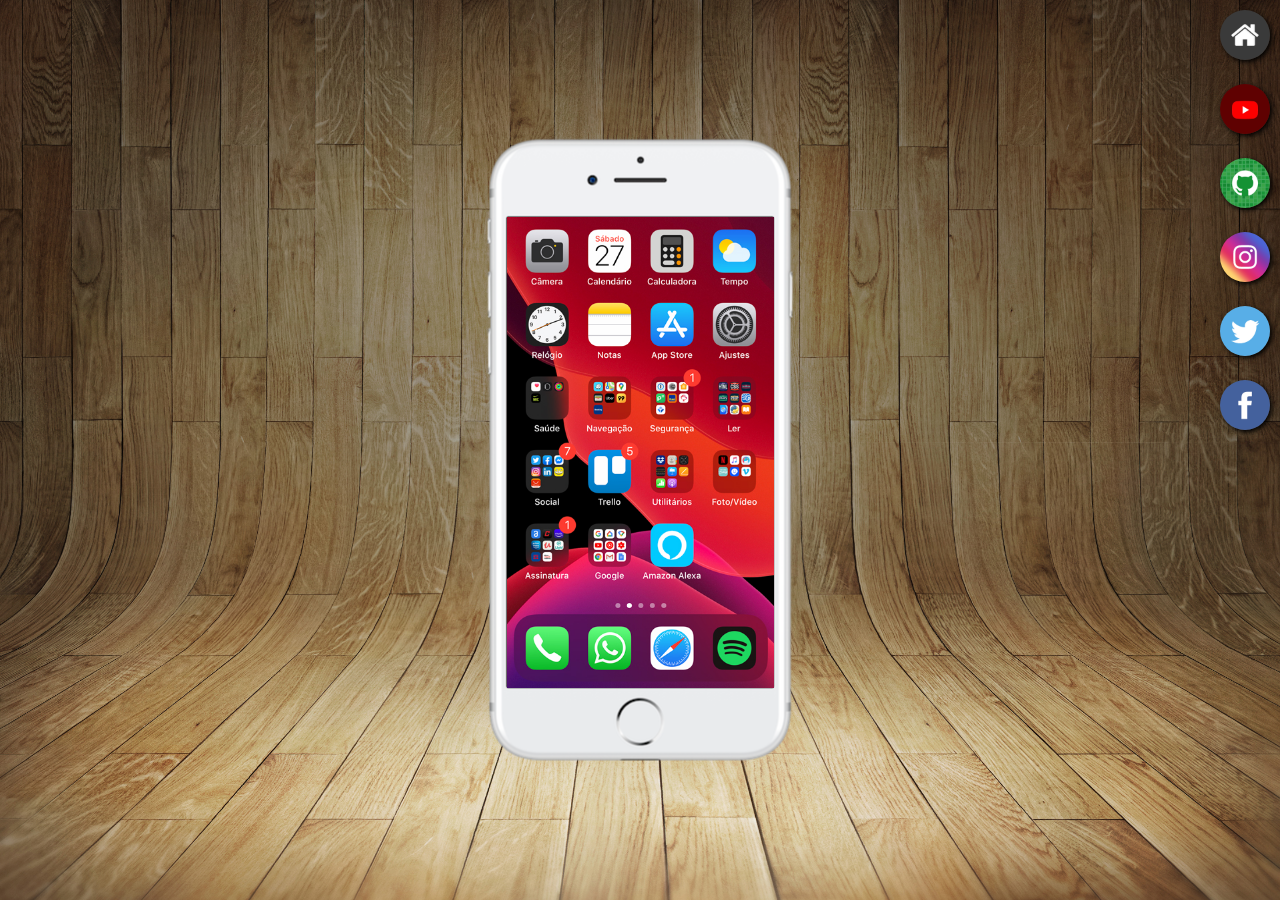
<file: index.html>
<!DOCTYPE html>
<html lang="pt-br">
<head>
    <meta charset="UTF-8">
    <meta name="viewport" content="width=device-width, initial-scale=1.0">
    <link rel="shortcut icon" href="favicon.ico" type="image/x-icon">
    <link rel="stylesheet" href="estilos/style.css">
    <title>Projeto Redes Sociais</title>
</head>
<body>
    <main>
        <section id="telefone">
            <iframe src="home.html" name="tela" id="tela" frameborder="0"> 
                Seu navegador não é compatível com isso.
            </iframe>
        </section>
        <section id="Redes-sociais">
            <a href="home.html" target="tela"><img src="imagens/logo-home.jpg" alt="Home"></a> <br>
            <a href="youtube.html" target="tela"><img src="imagens/logo-youtube.jpg" alt="Youtube"></a> <br>
            <a href="Github.html" target="tela"><img src="imagens/logo-github.jpg" alt="GitHub"></a> <br>
            <a href="instagram.html" target="tela"><img src="imagens/logo-instagram.jpg" alt="Instagram"></a> <br>
            <a href="twitter.html" target="tela"><img src="imagens/logo-twitter.jpg" alt="Twitter"></a> <br>
            <a href="facebook.html" target="tela"><img src="imagens/logo-facebook.jpg" alt="Facebook"></a>
        </section>
    </main>
</body>
</html>
</file>
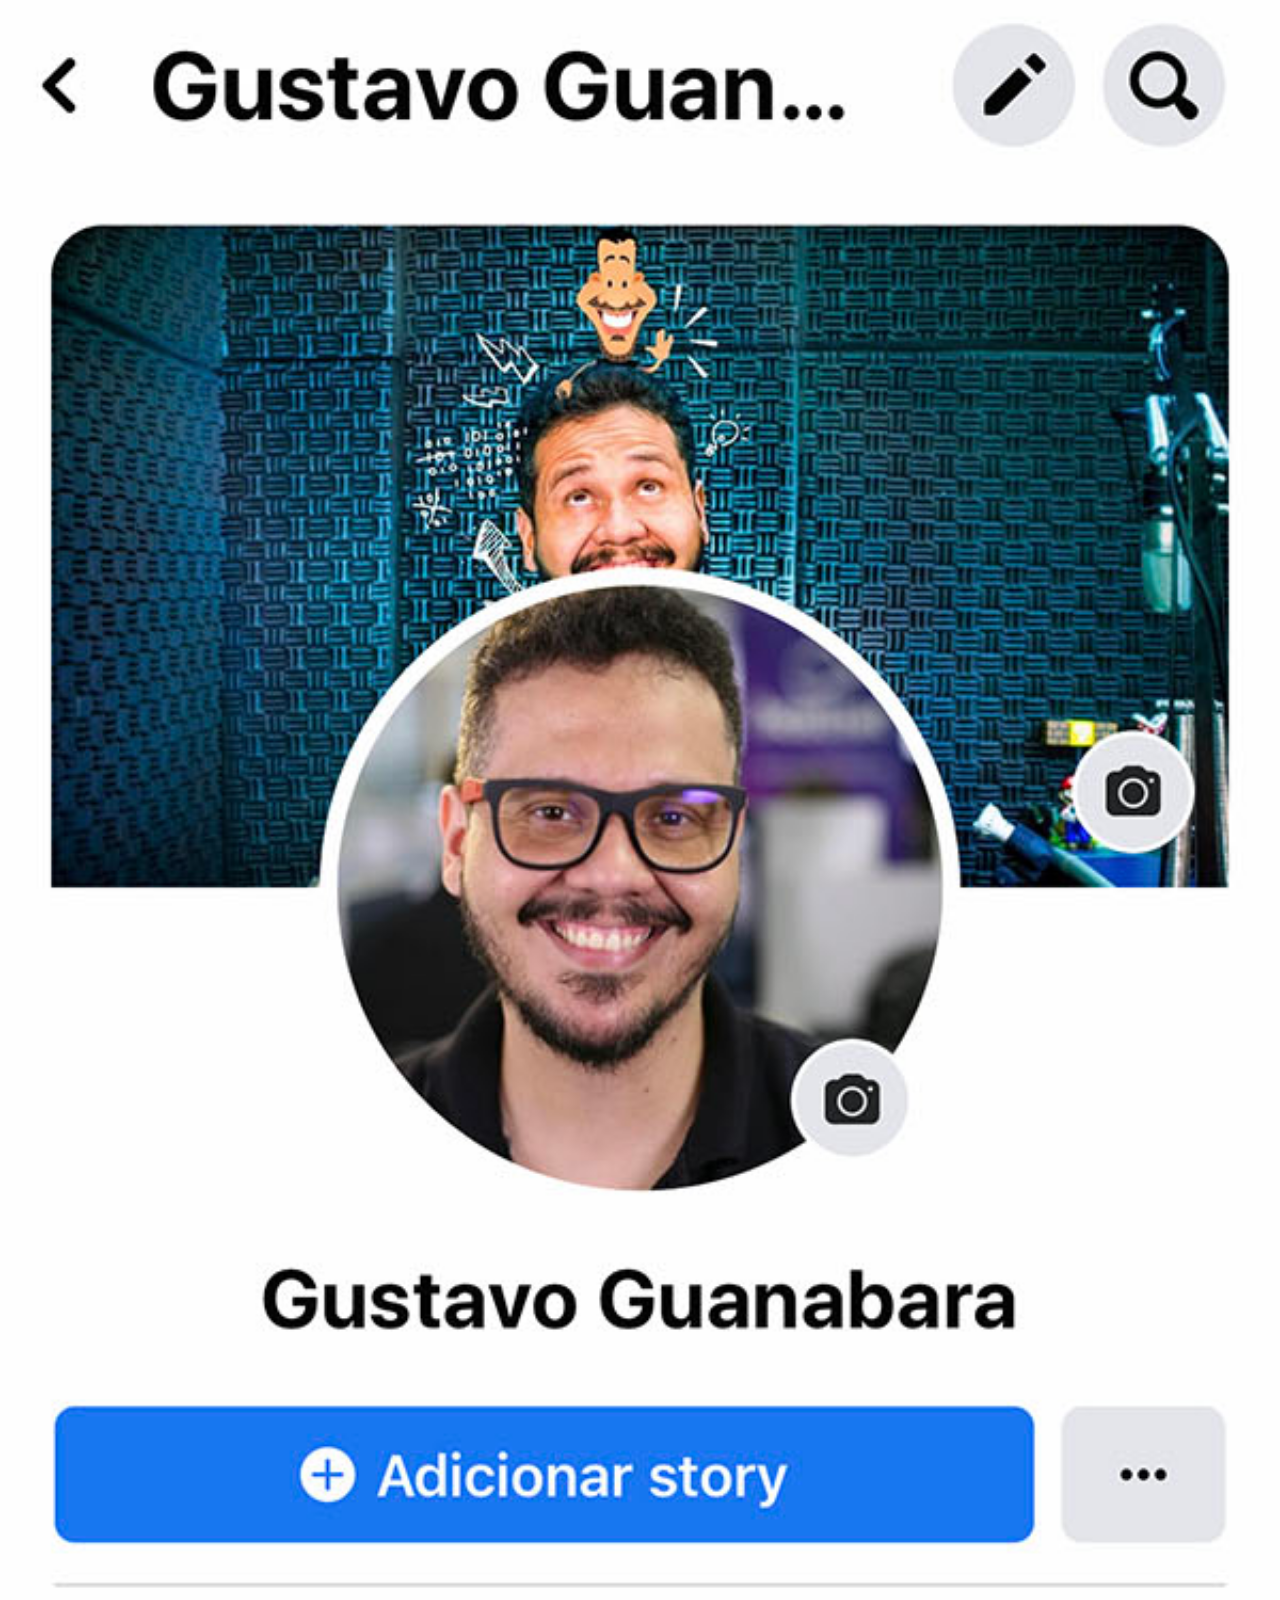
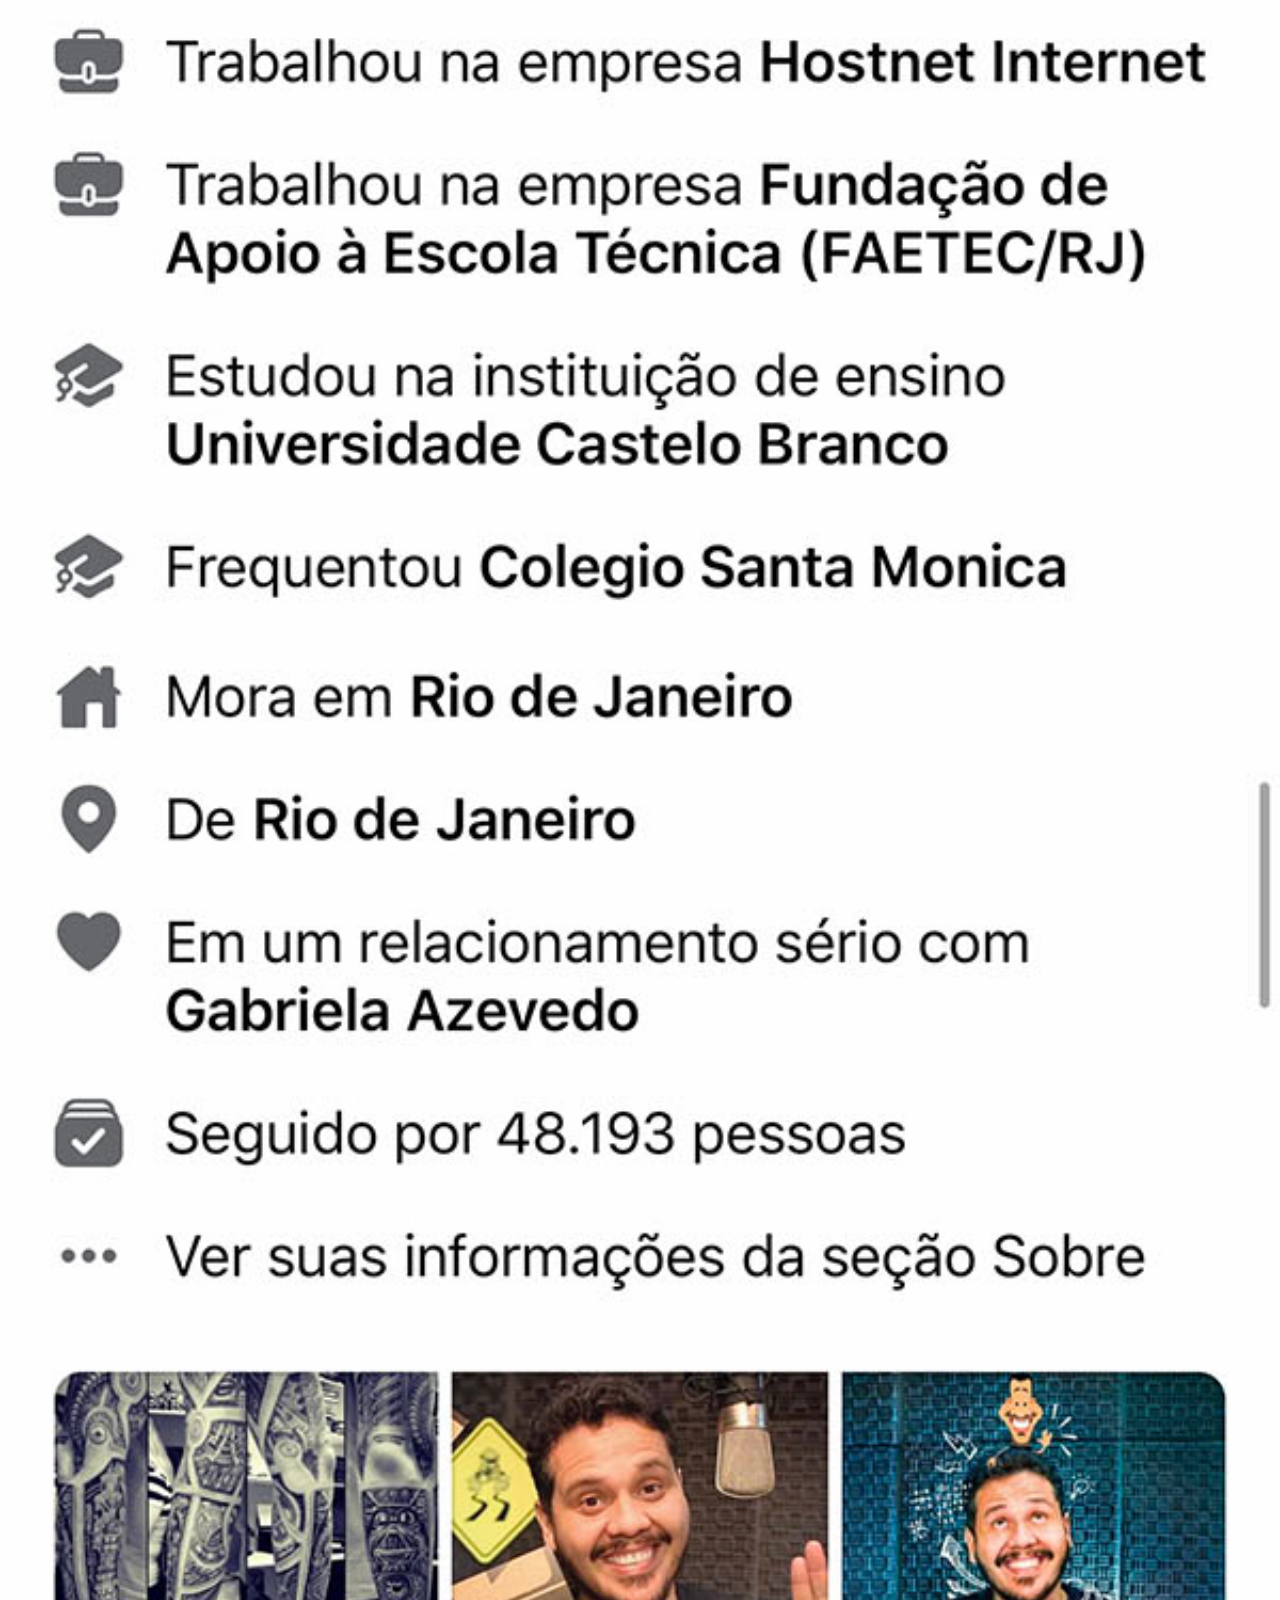
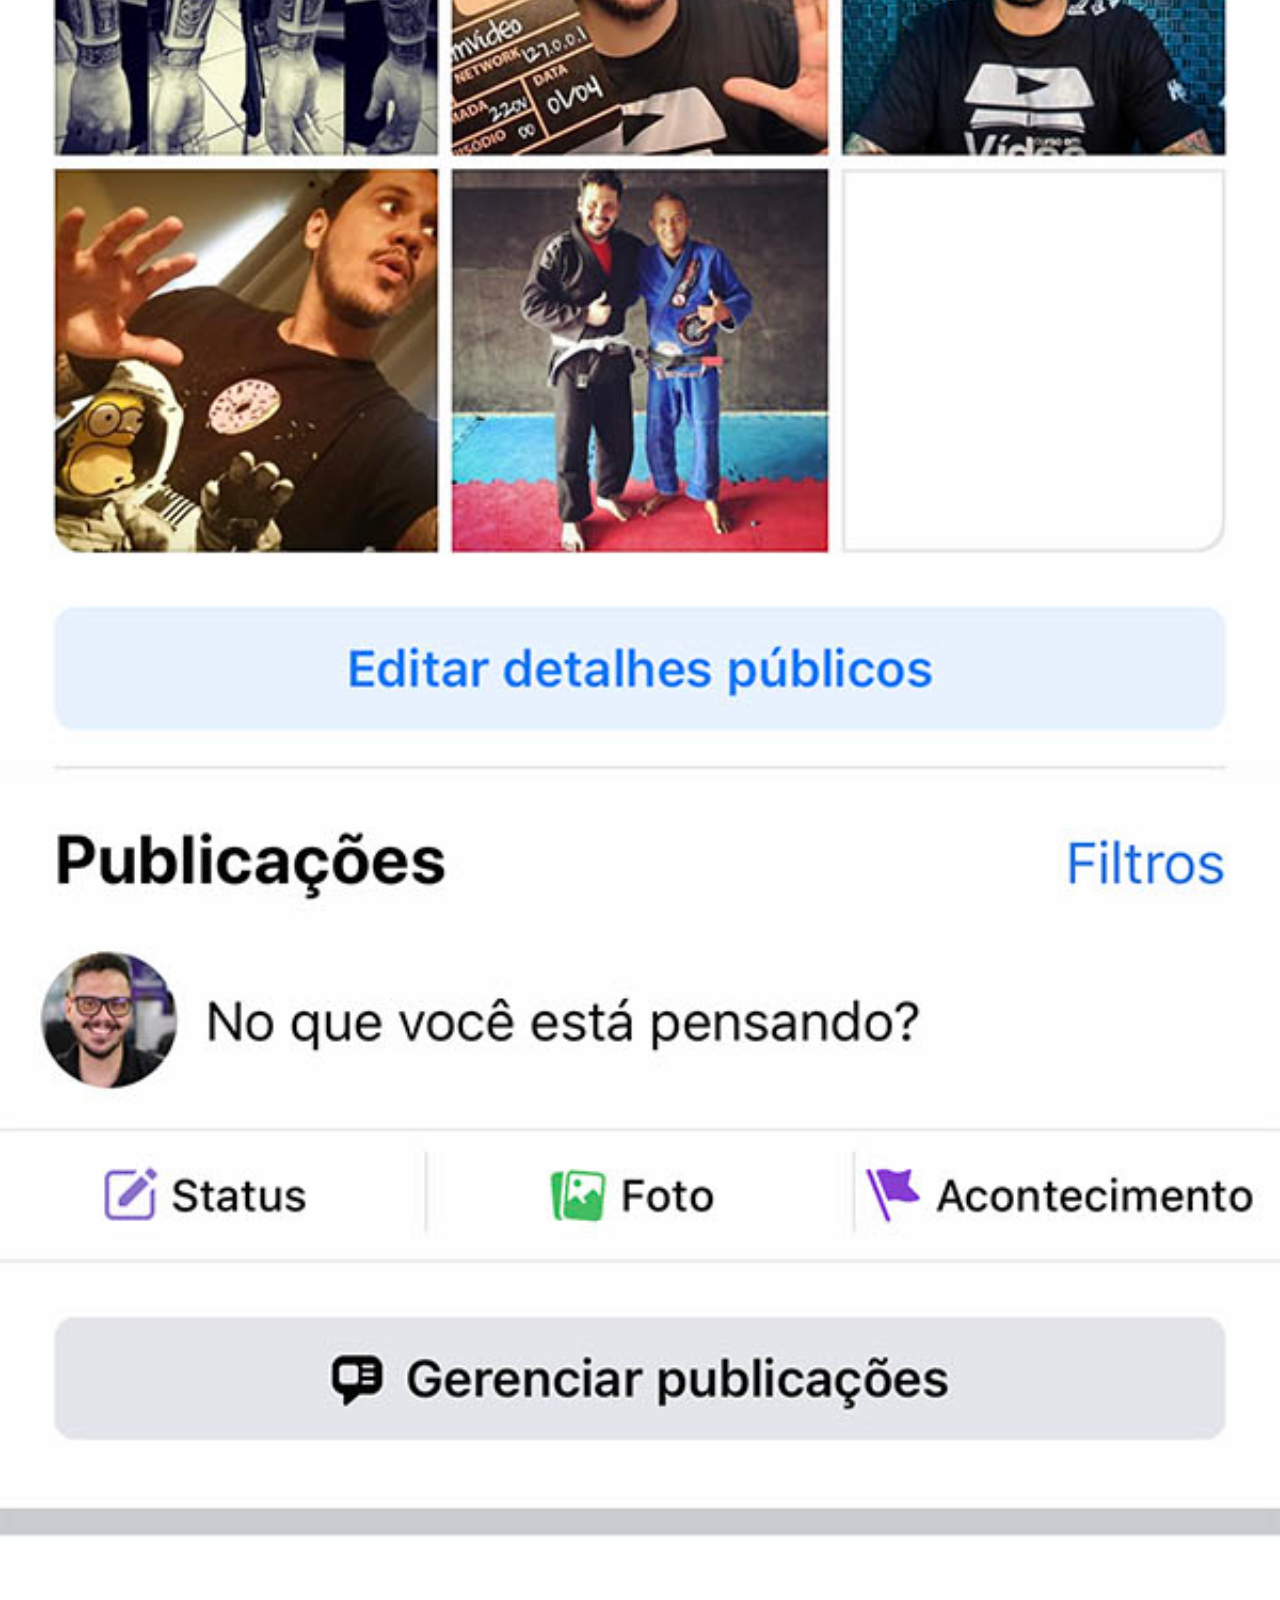
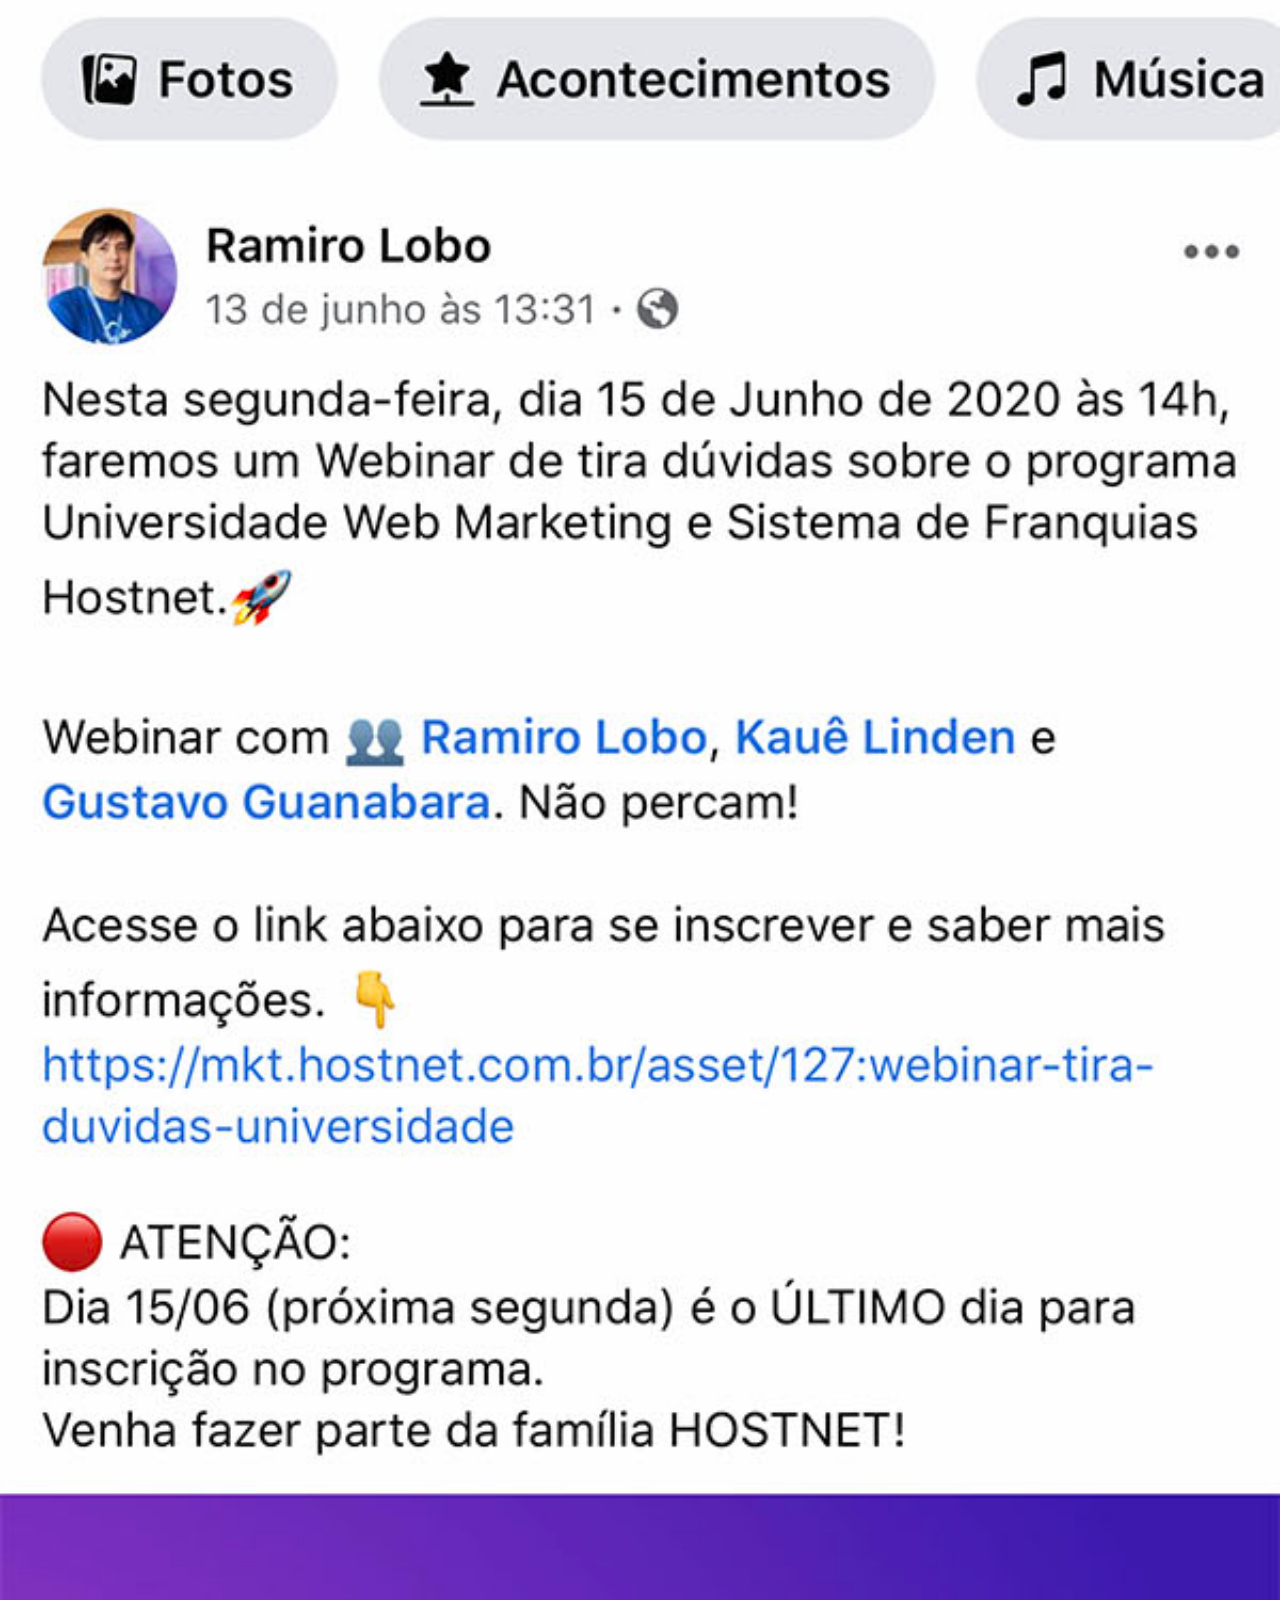
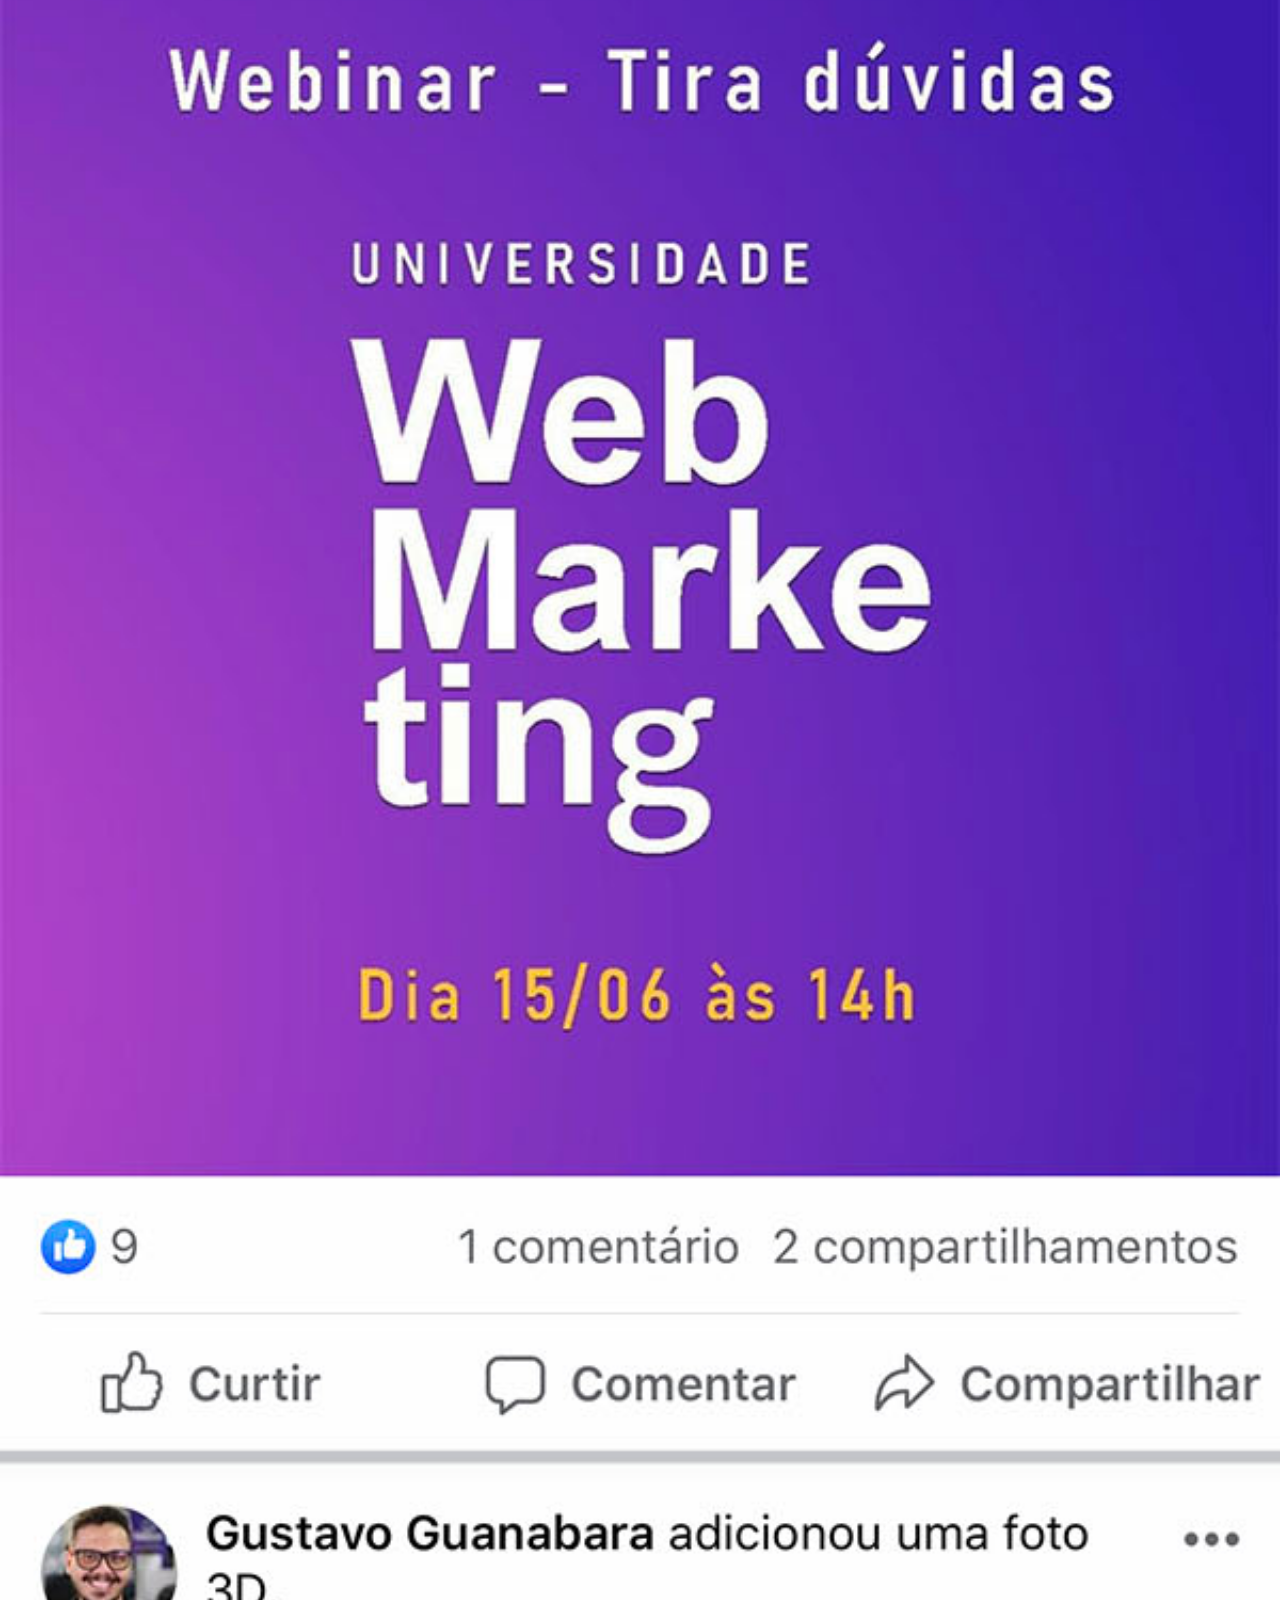
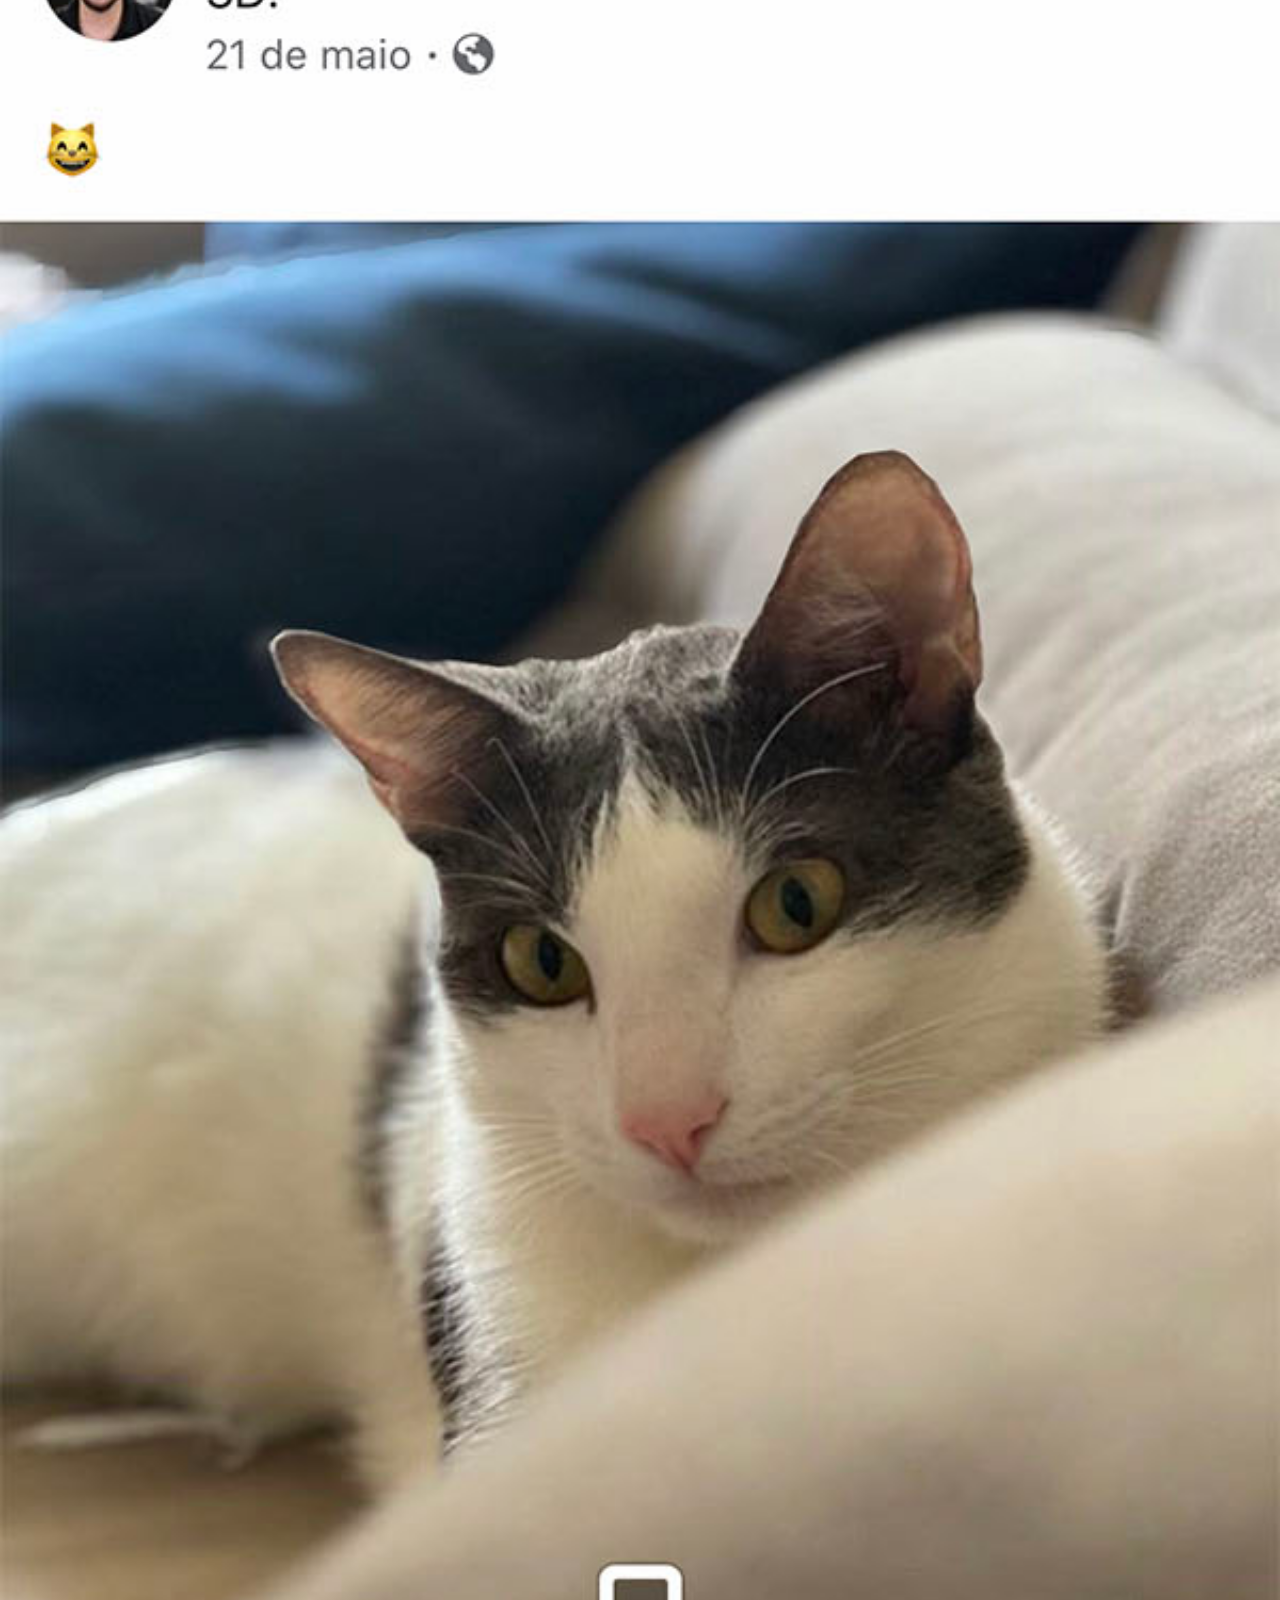
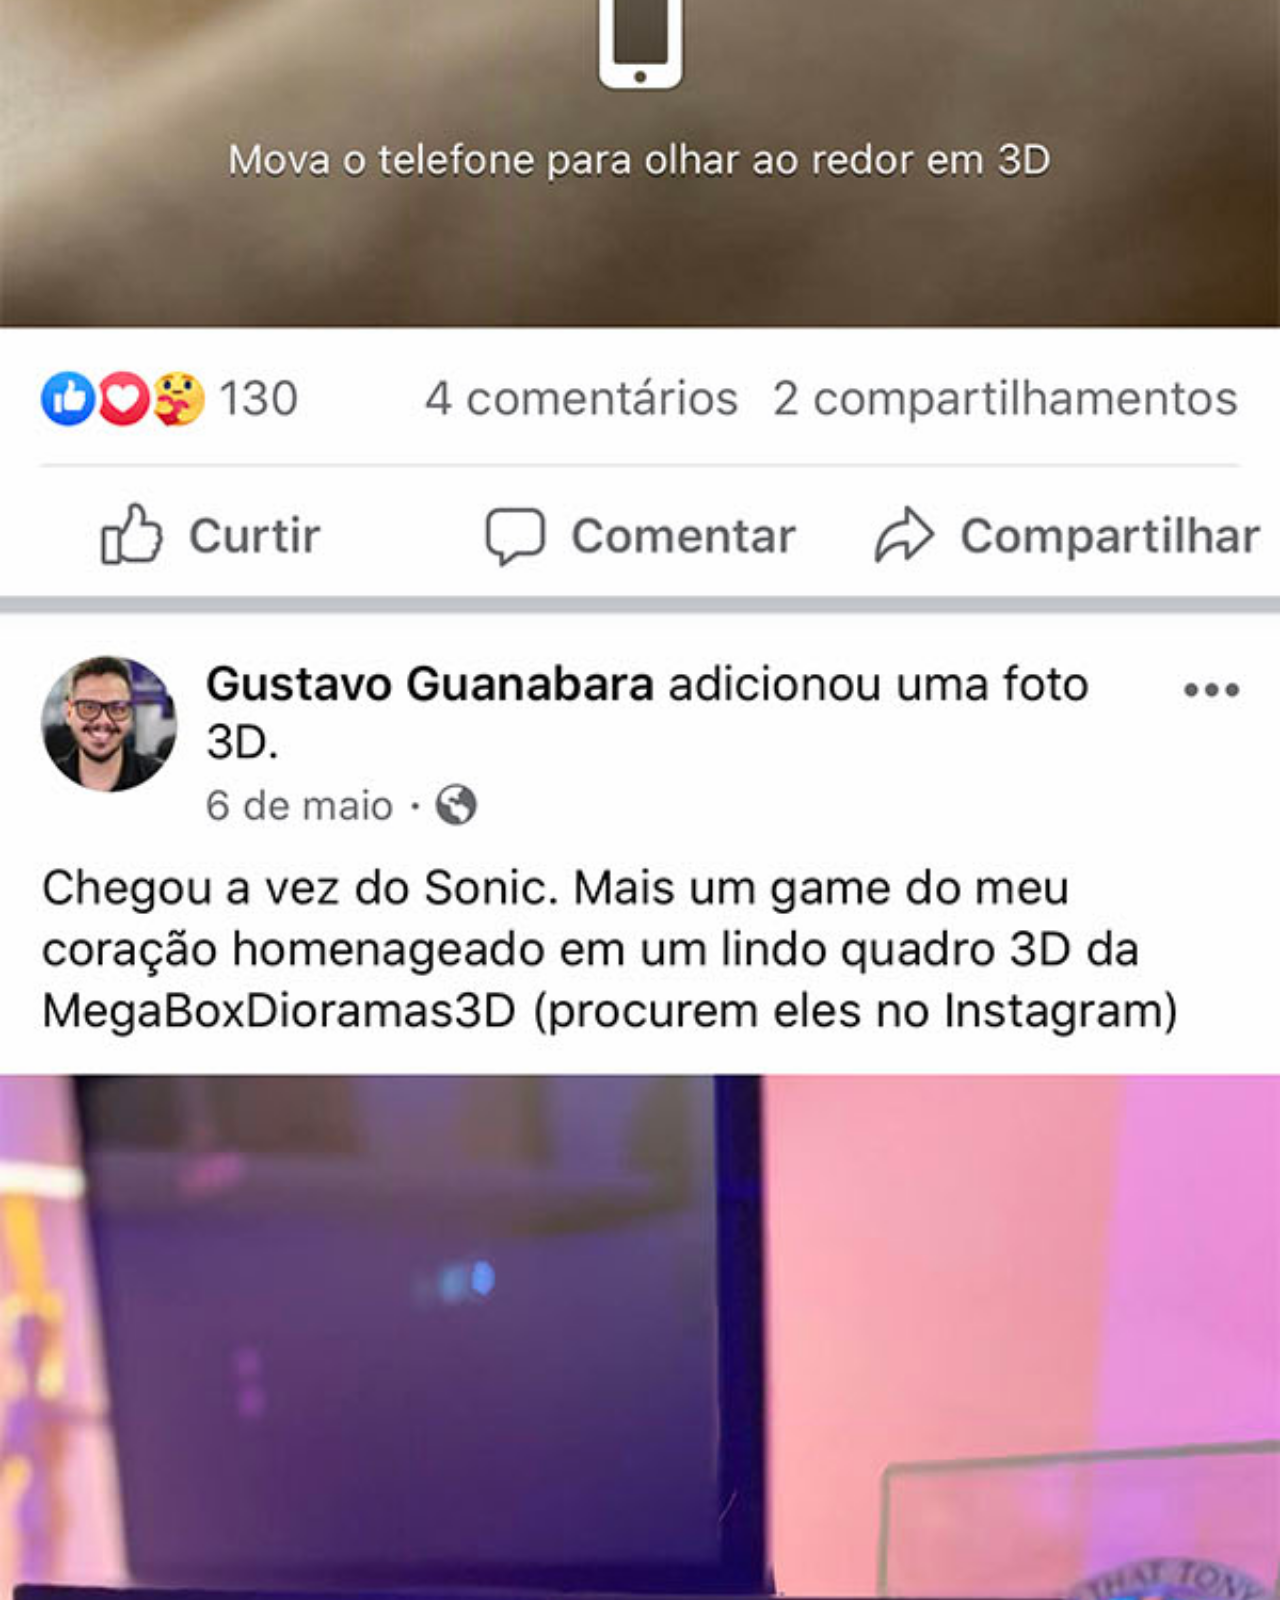
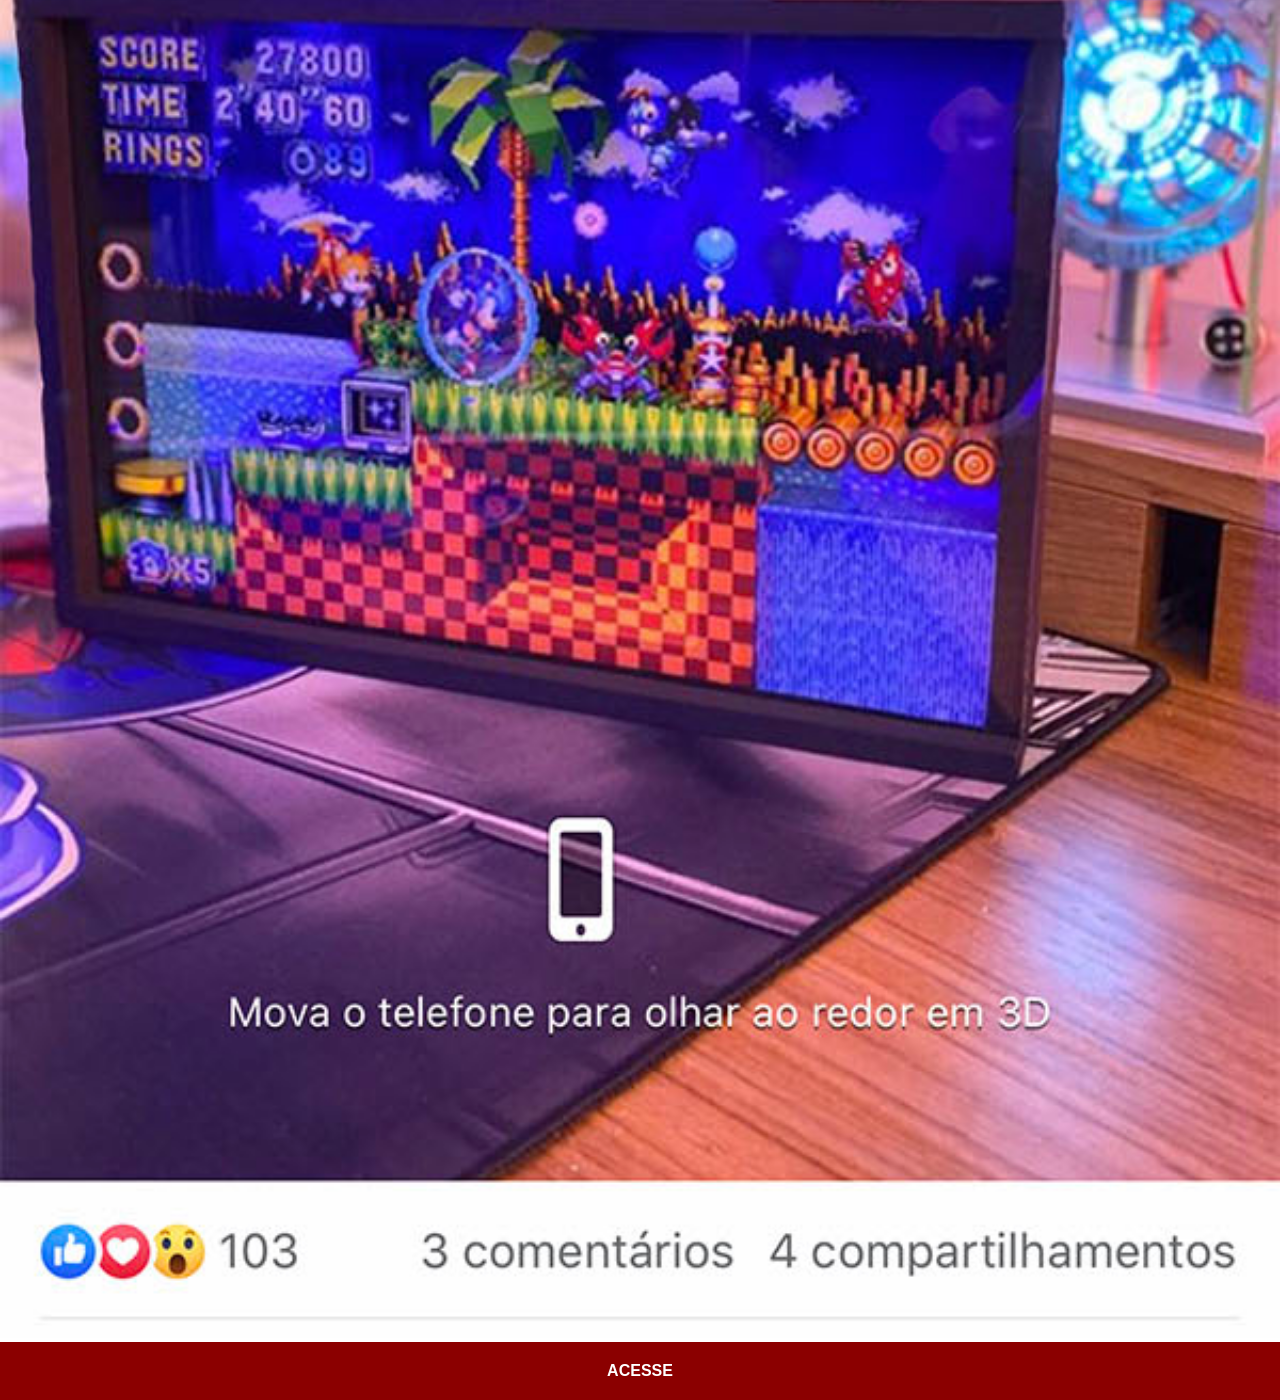
<file: facebook.html>
<!DOCTYPE html>
<html lang="pt-br">
<head>
    <meta charset="UTF-8">
    <meta name="viewport" content="width=device-width, initial-scale=1.0">
    <title>Facebook</title>
    <link rel="stylesheet" href="estilos/social.css">
</head>
<body>
    <img src="imagens/tela-facebook.jpg" alt="Facebook">
    <a href="https://www.facebook.com/gustavoguanabara/?locale=pt_BR" target="_blank">ACESSE</a>
</body>
</html>
</file>
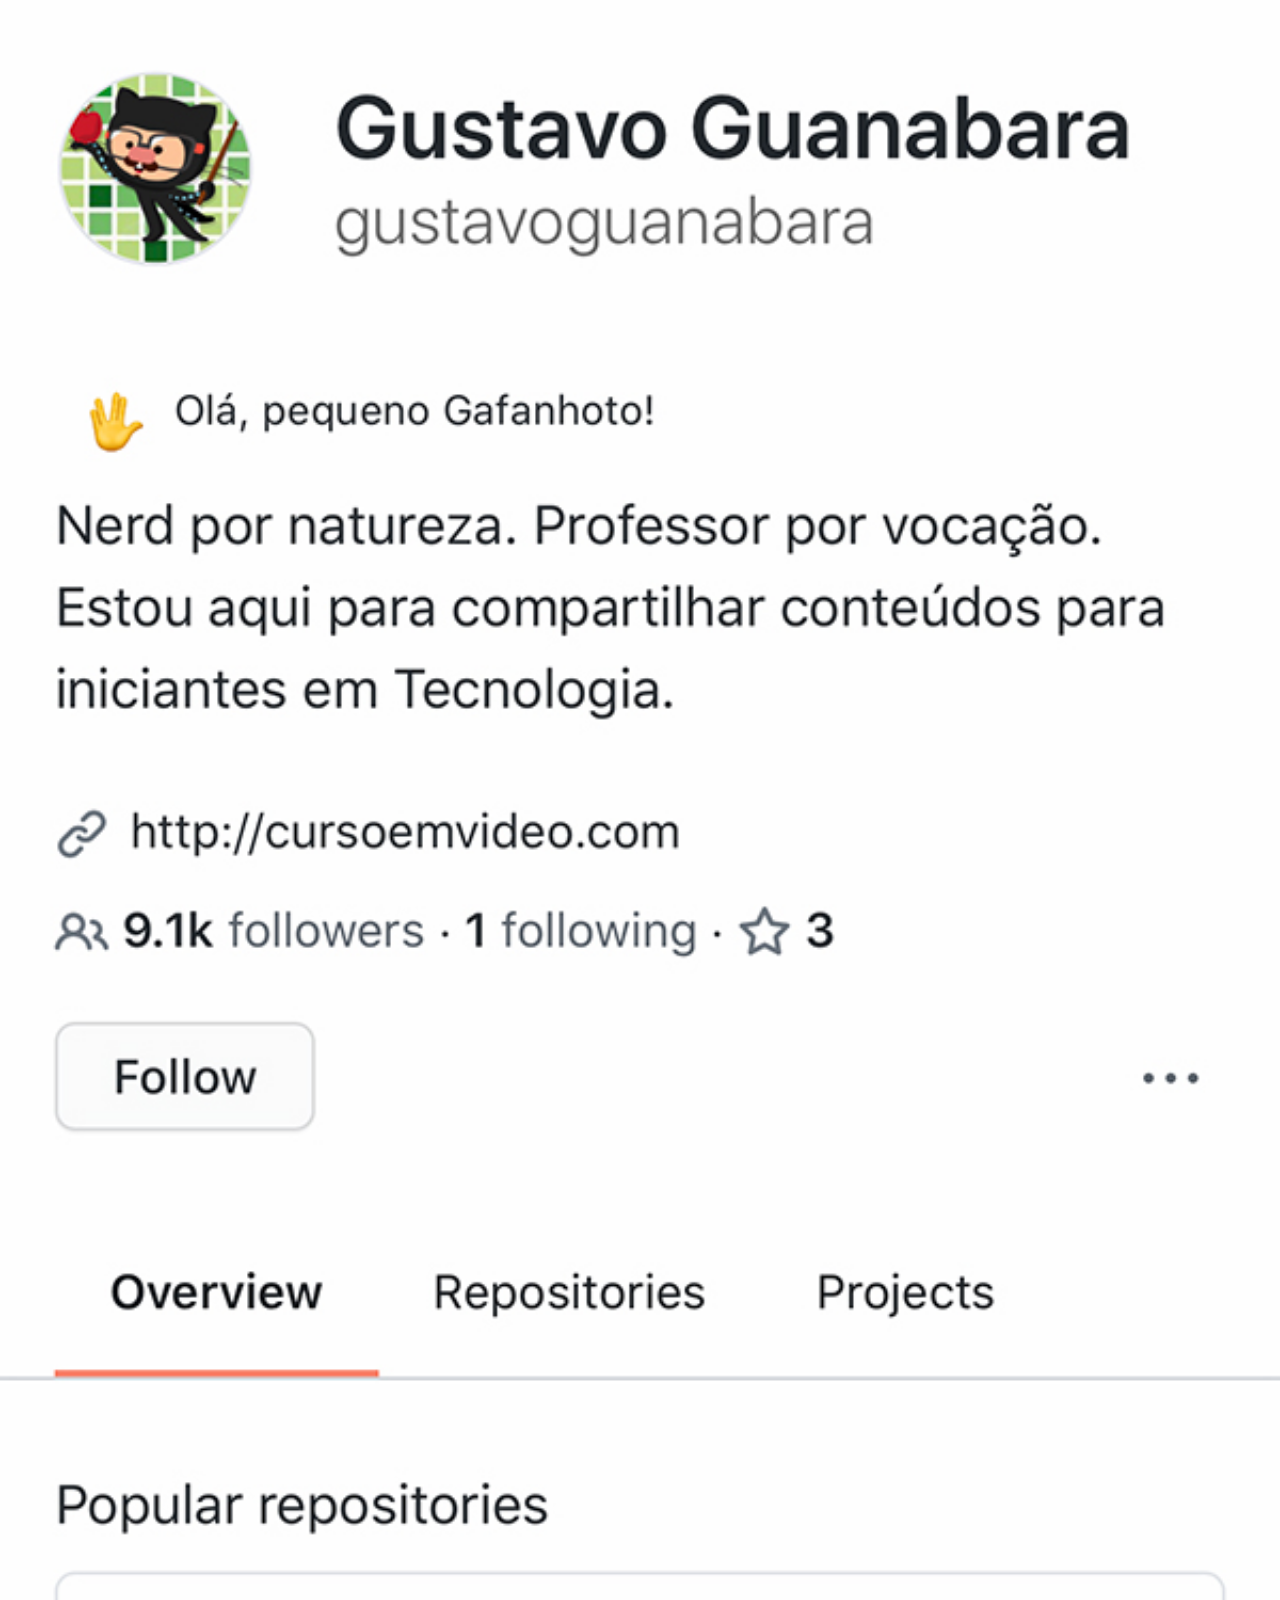
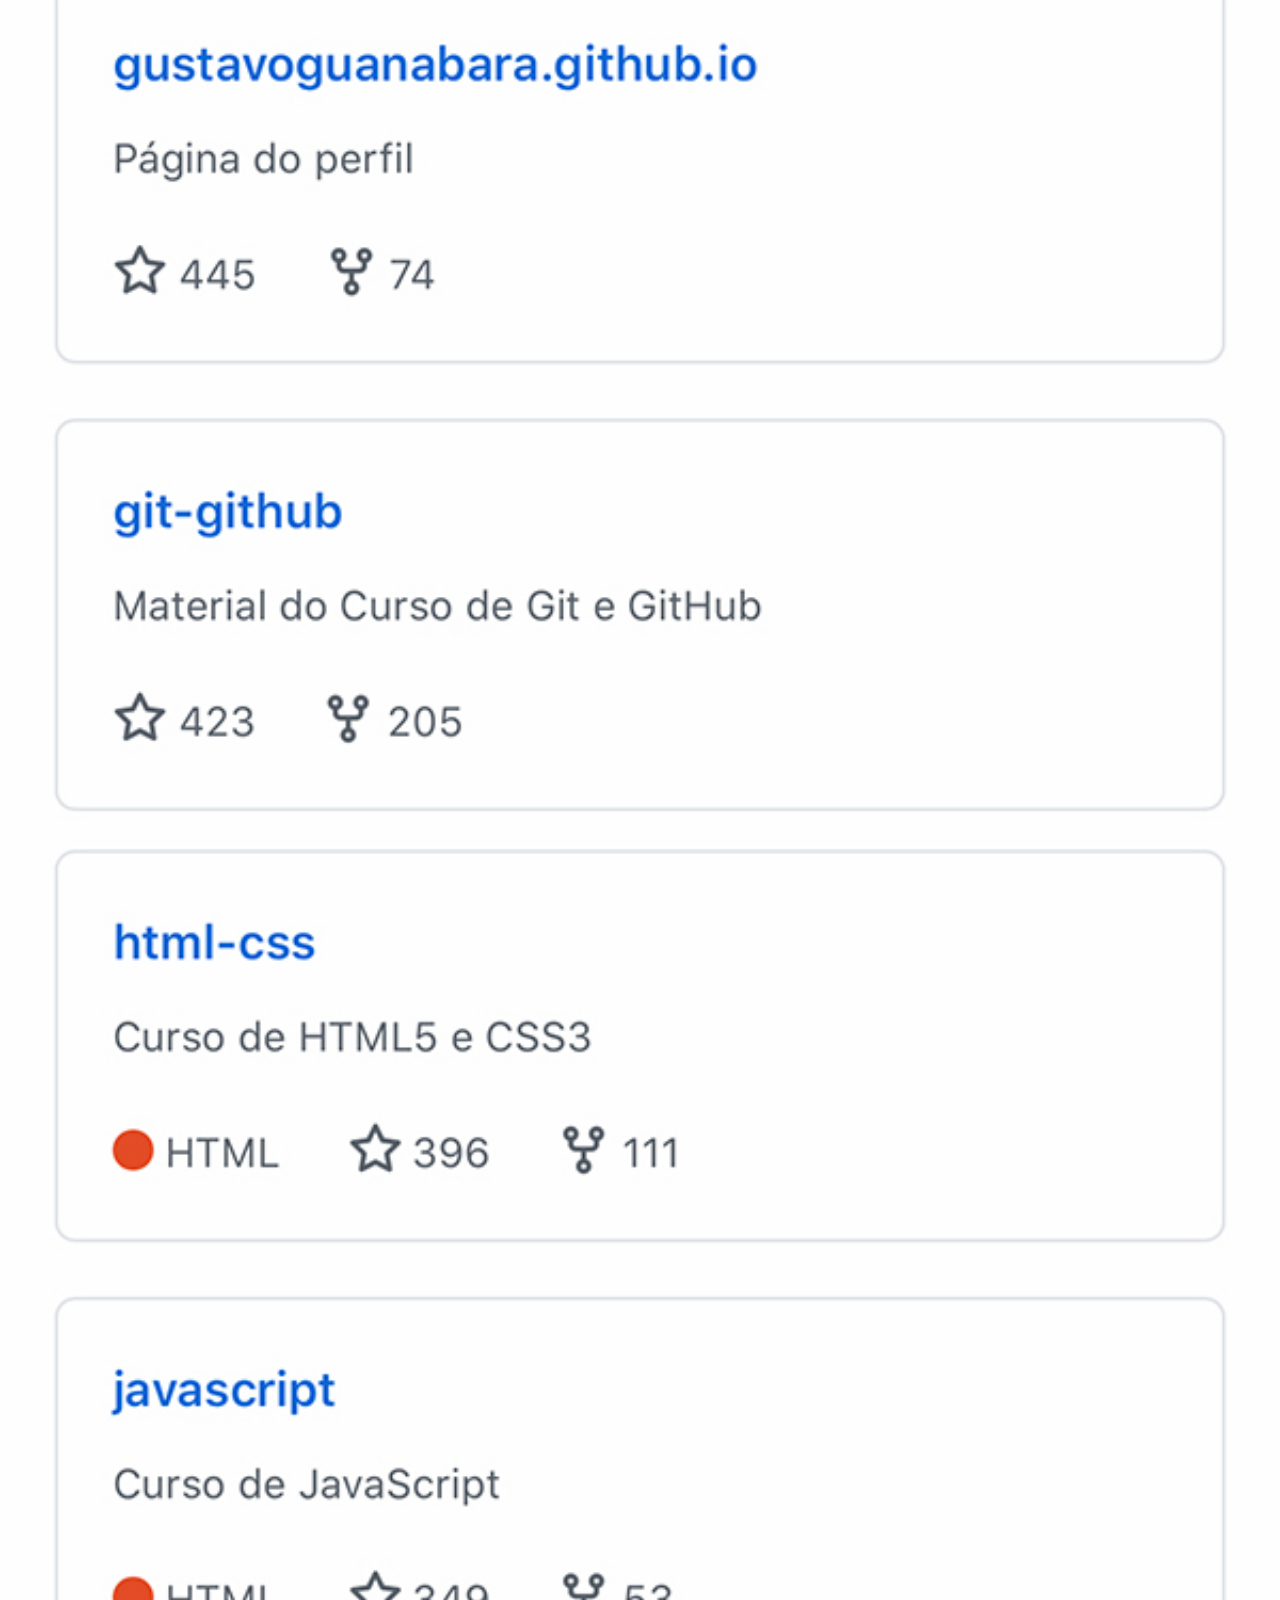
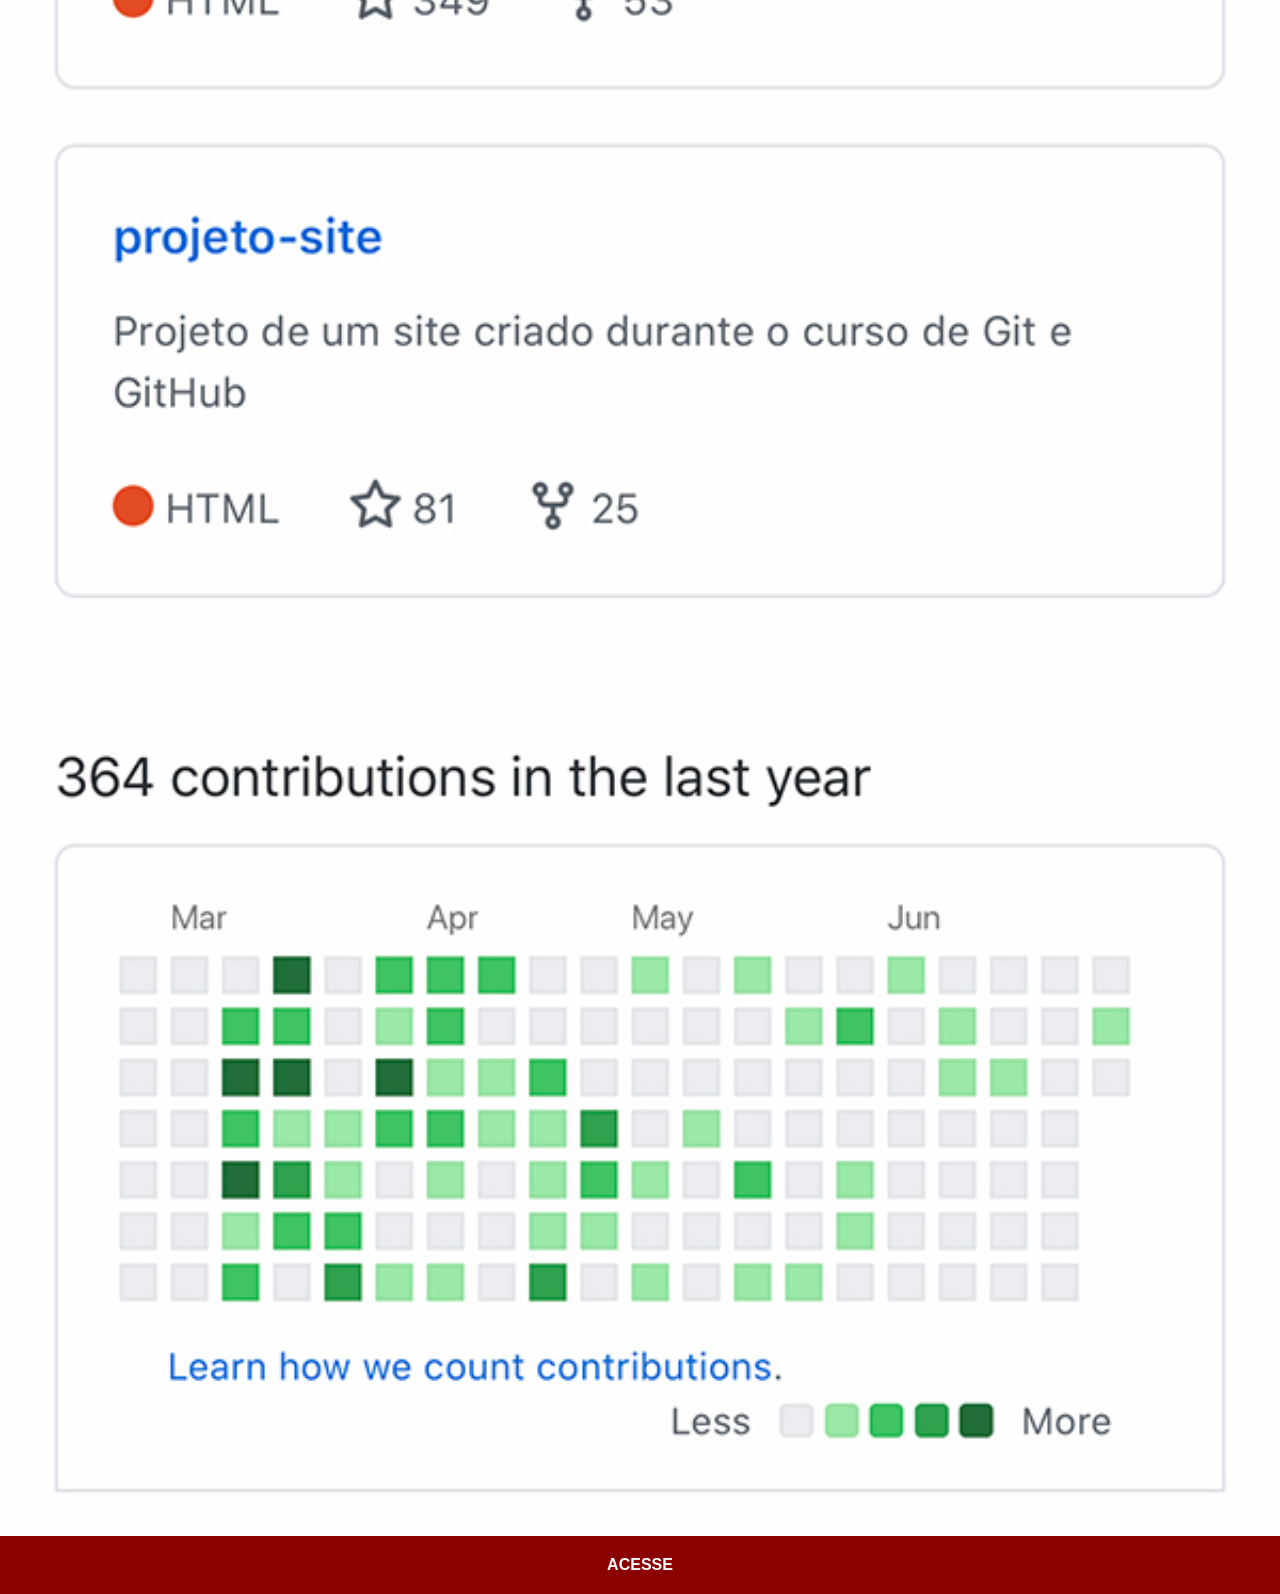
<file: Github.html>
<!DOCTYPE html>
<html lang="pt-br">
<head>
    <meta charset="UTF-8">
    <meta name="viewport" content="width=device-width, initial-scale=1.0">
    <title>Github</title>
    <link rel="stylesheet" href="estilos/social.css">
</head>
<body>
    <img src="imagens/tela-github.jpg" alt="Github">
    <a href="https://github.com/gustavoguanabara/" target="_blank">ACESSE</a>
</body>
</html>
</file>
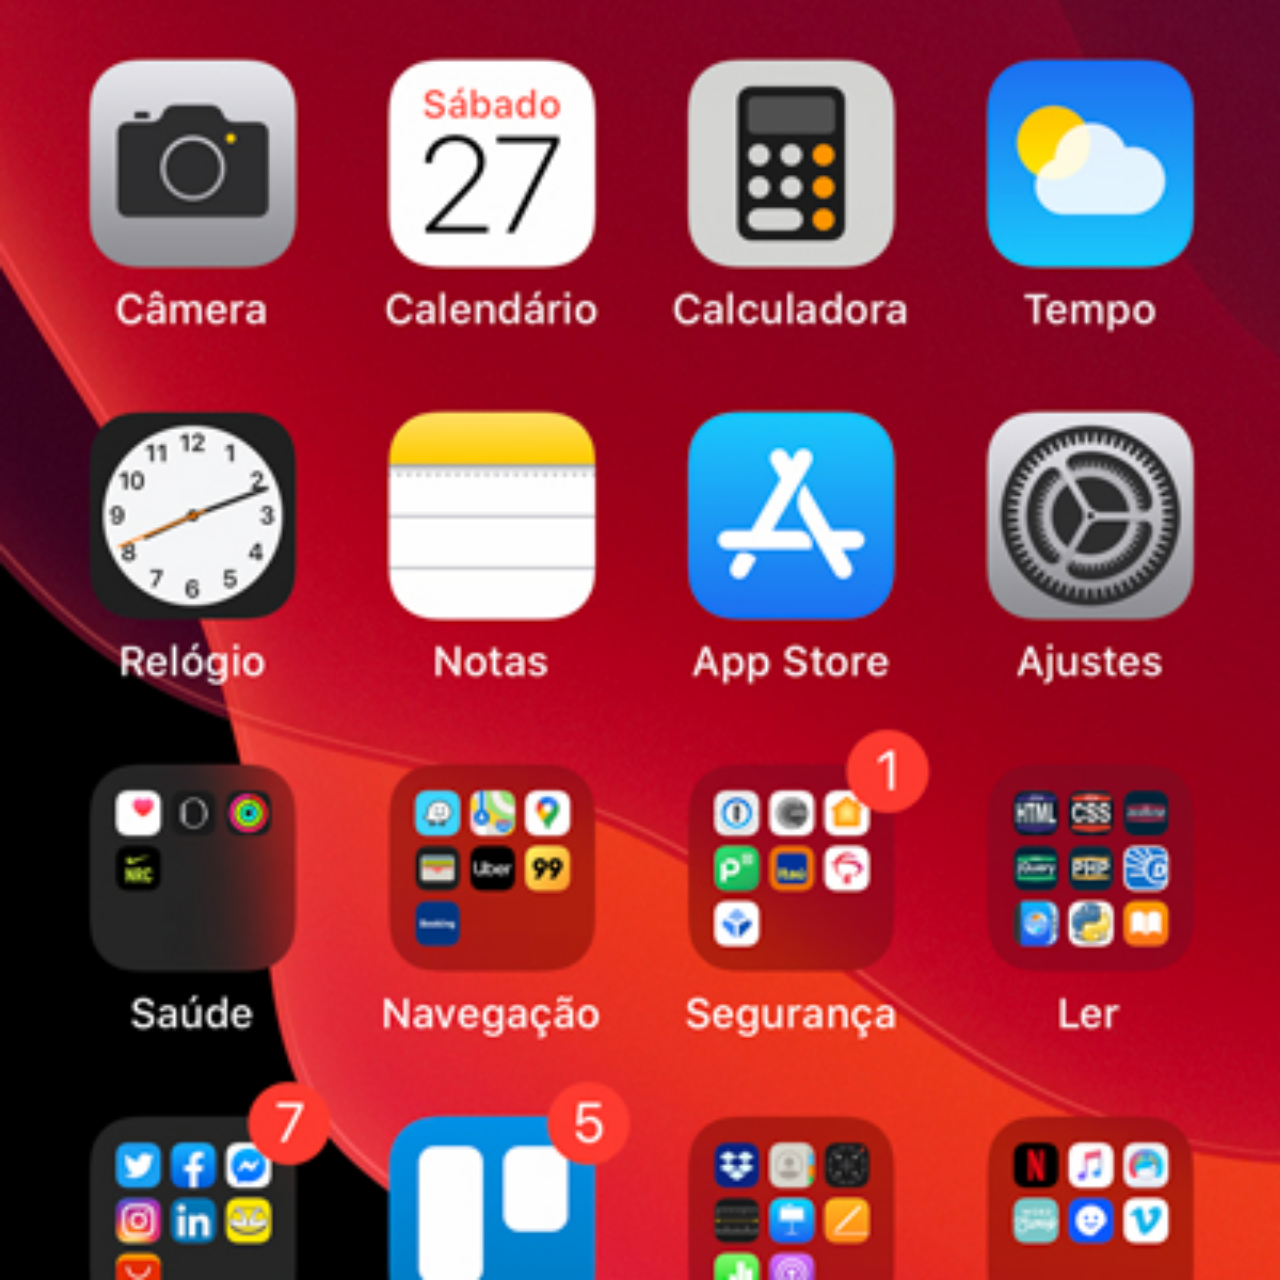
<file: home.html>
<!DOCTYPE html>
<html lang="pt-br">
<head>
    <meta charset="UTF-8">
    <meta name="viewport" content="width=device-width, initial-scale=1.0">
    <title>Home</title>
</head>
<style>
    * {
        margin: 0px;
        padding: 0px;
    }

    body {
        height: 100vw;
        width: 100vh;
        background: black url('imagens/tela-home.jpg') no-repeat top center;
        background-size: cover;
    }
</style>
<body>
    
</body>
</html>
</file>
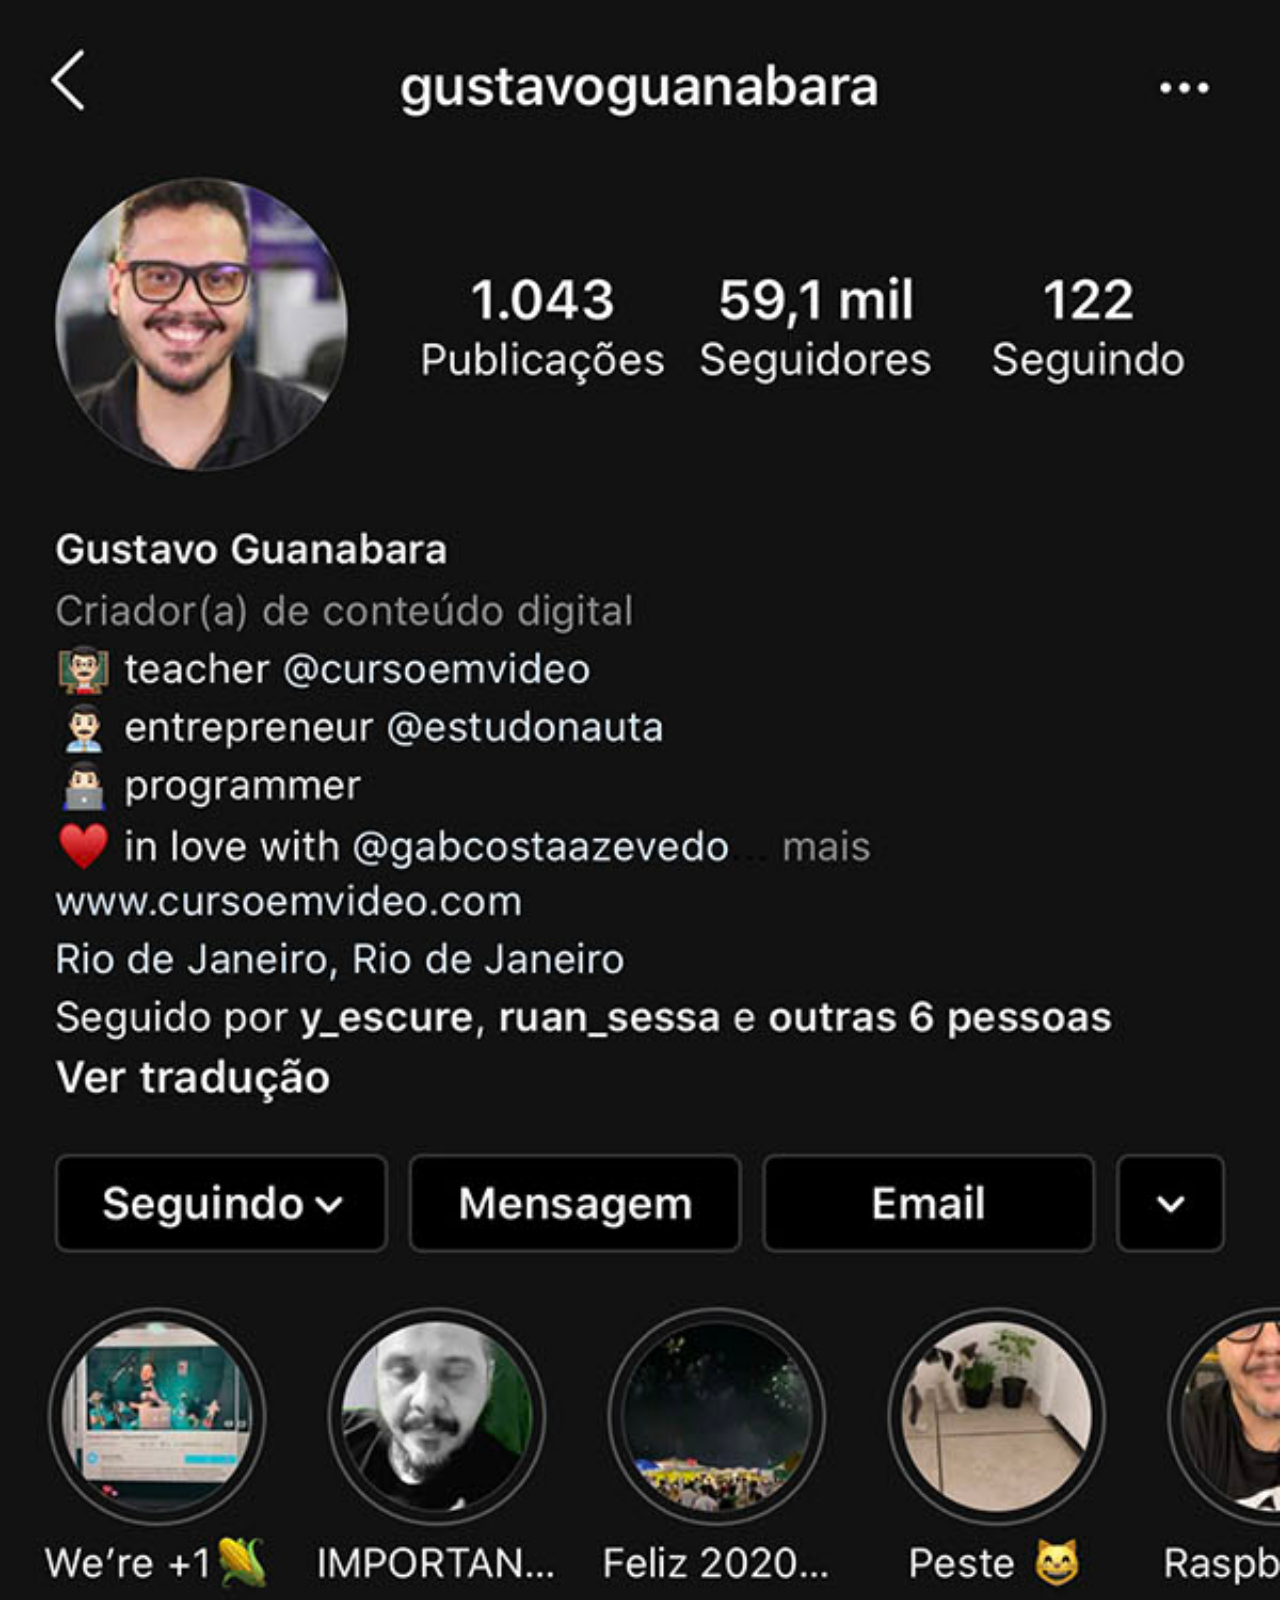
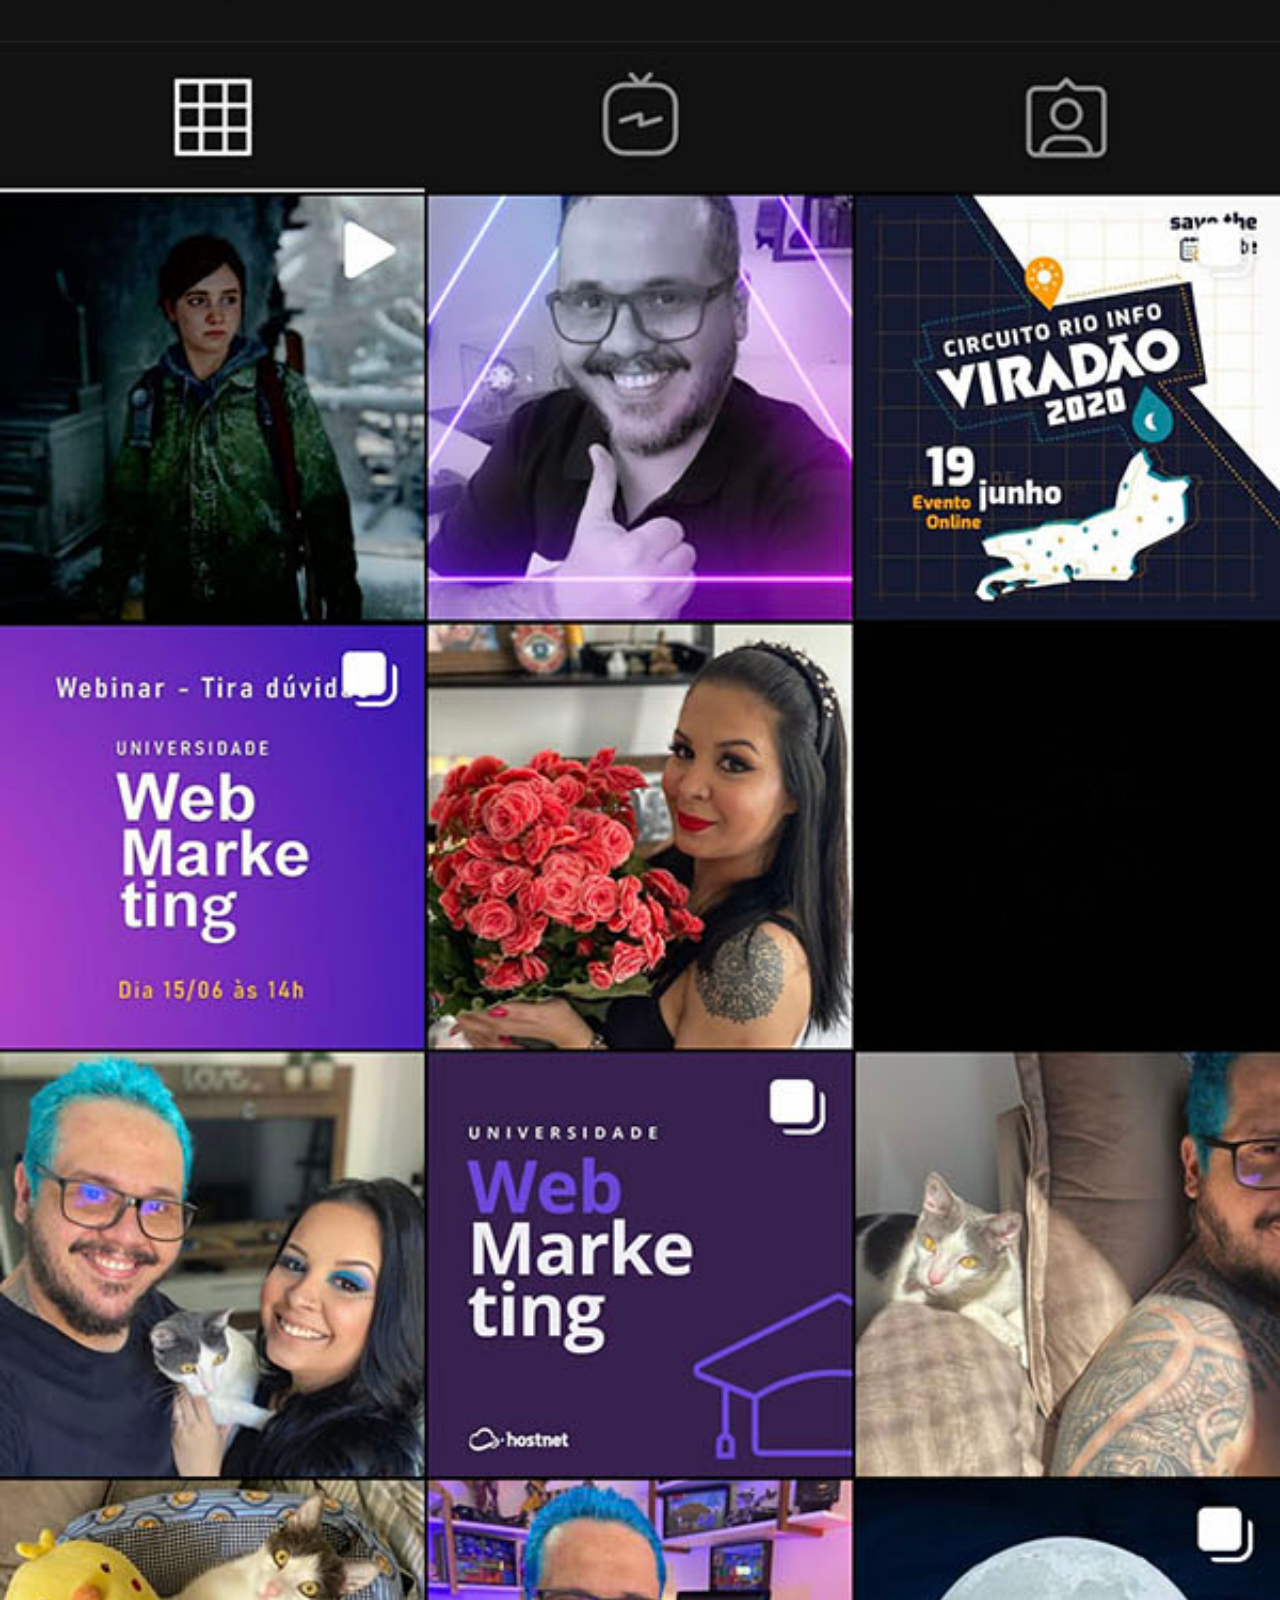
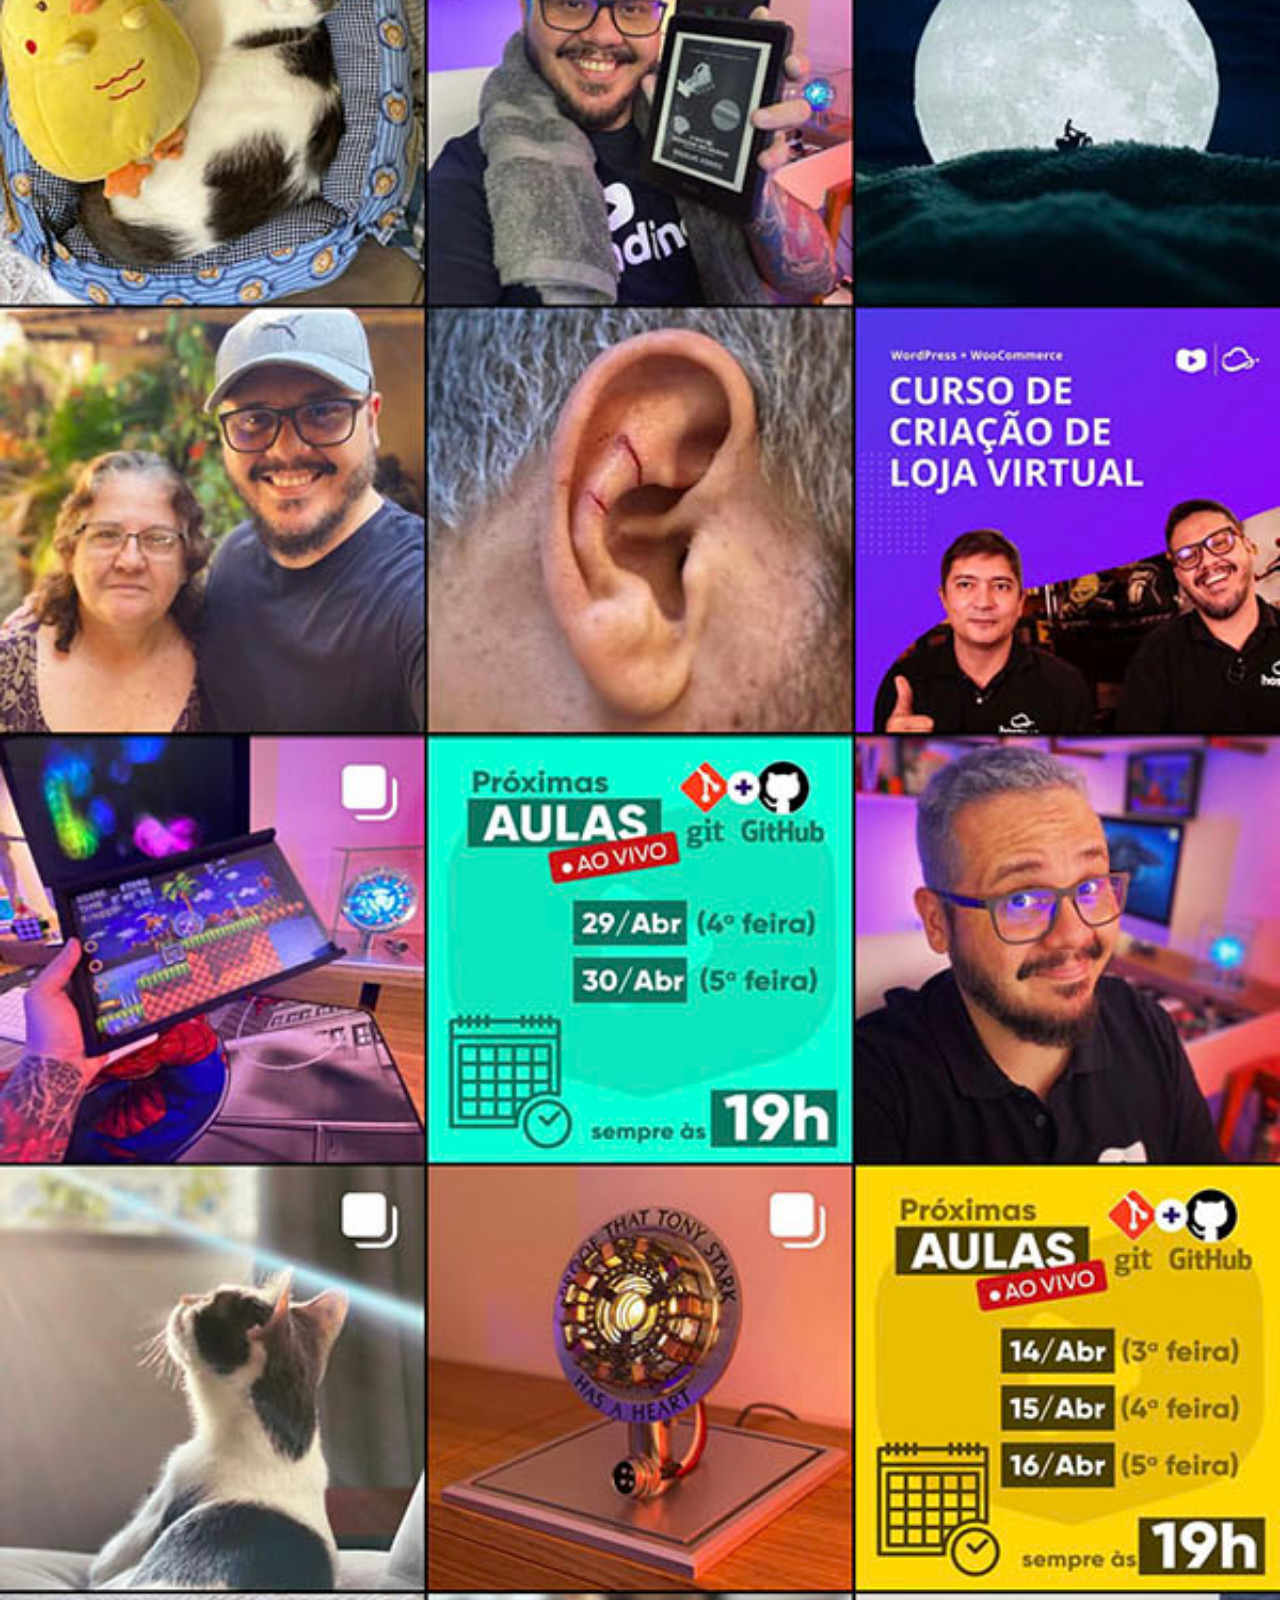
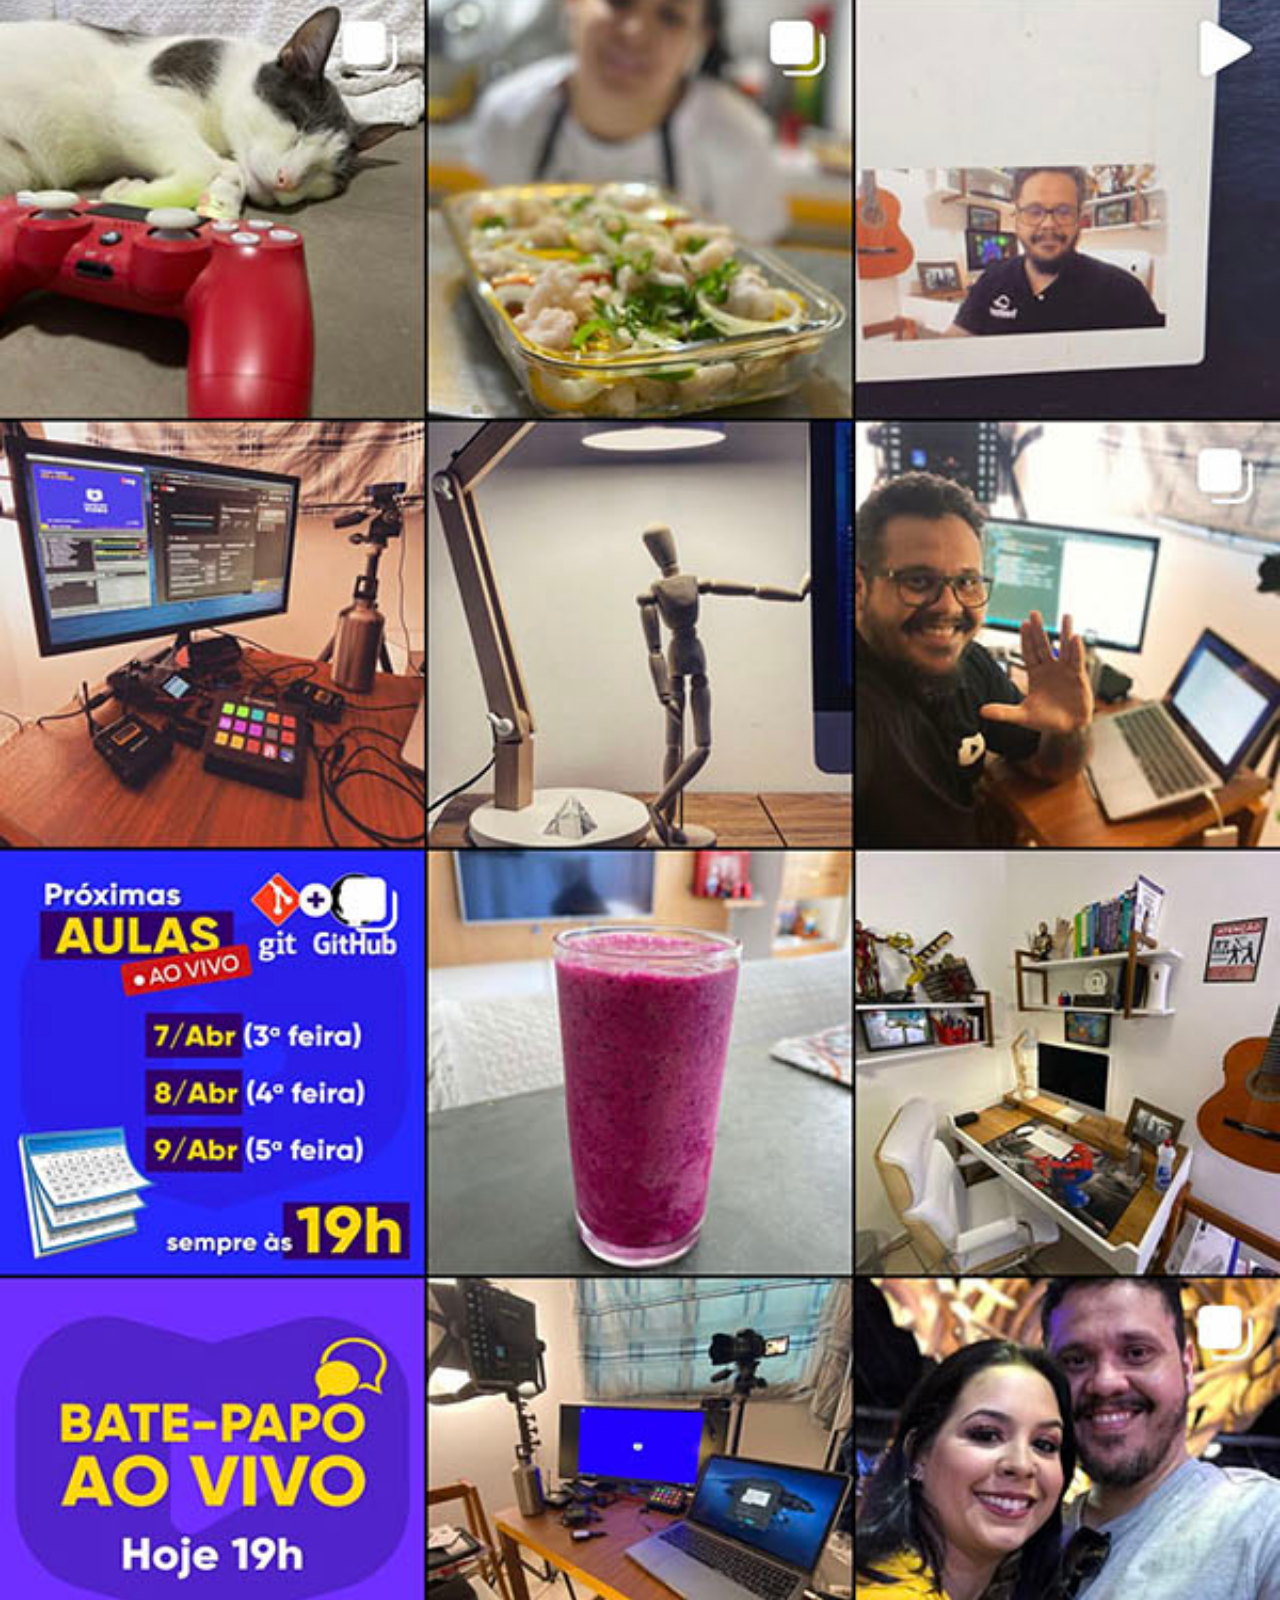
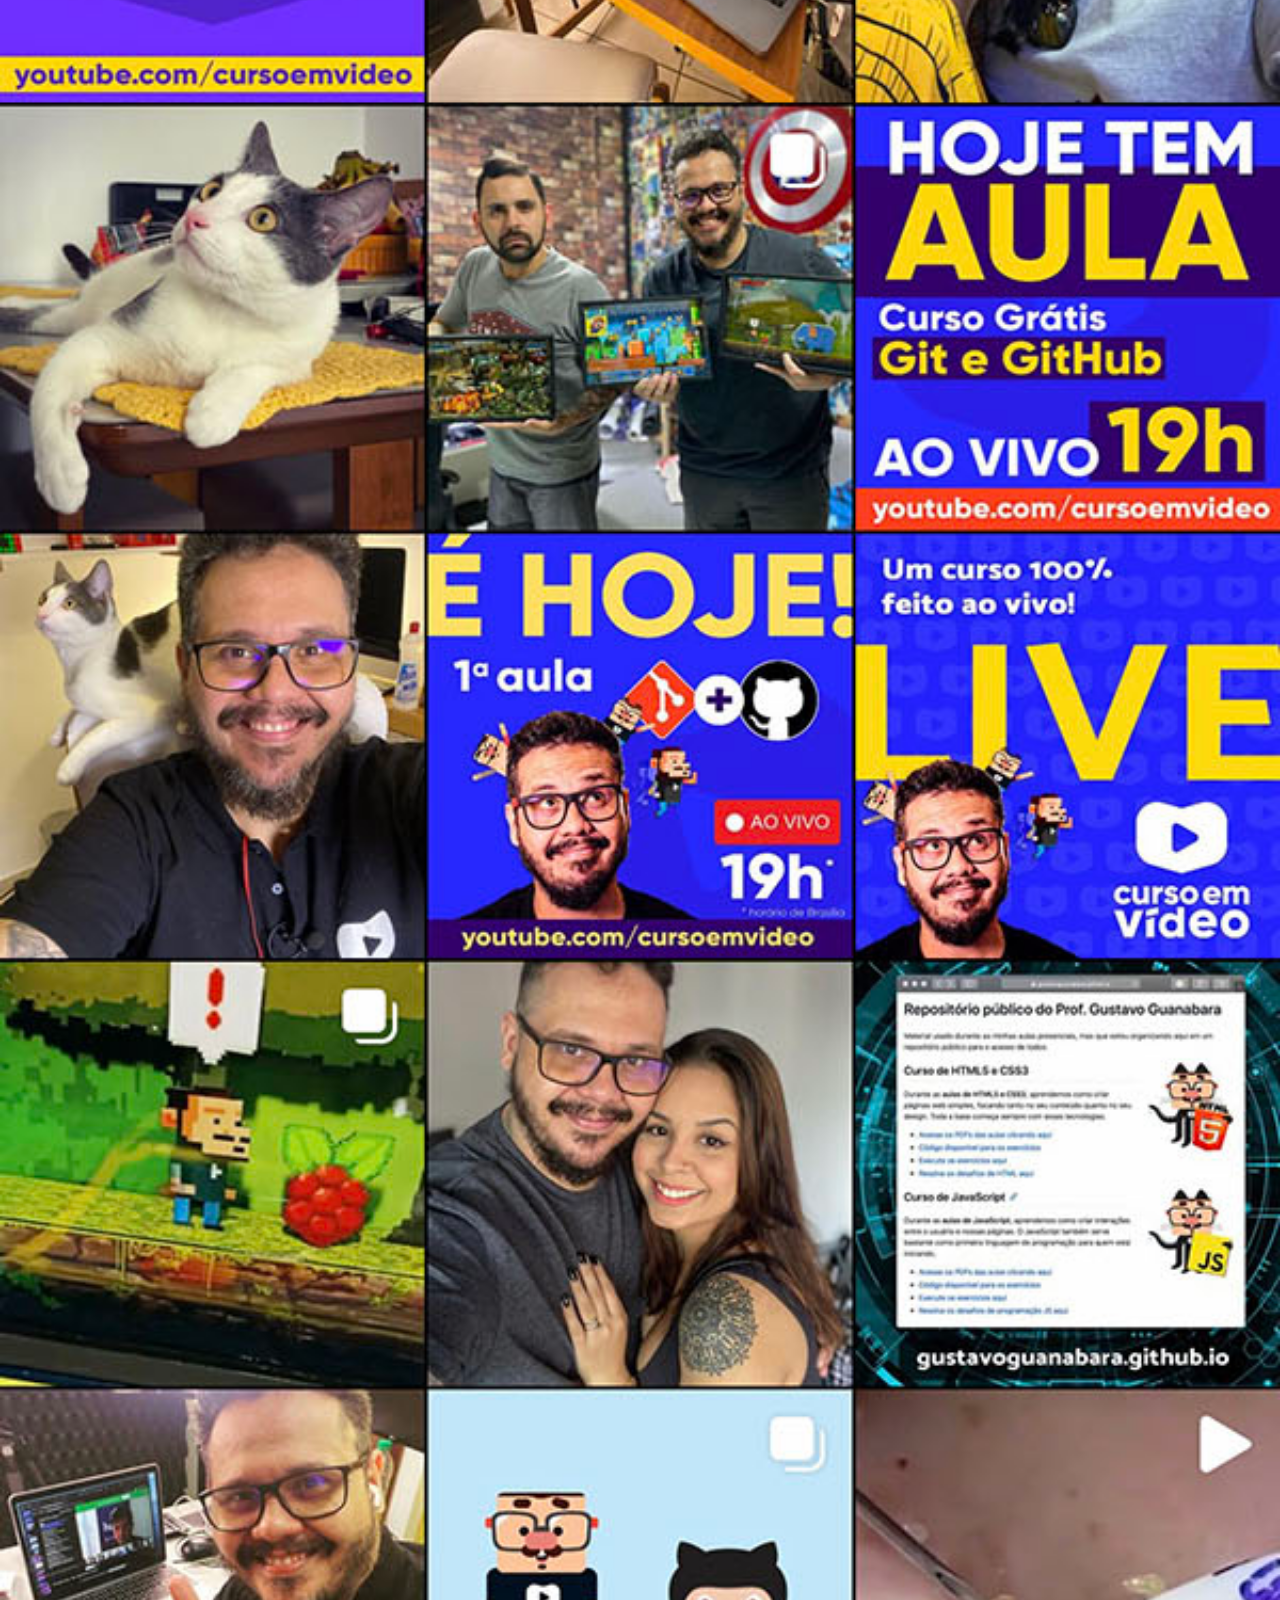
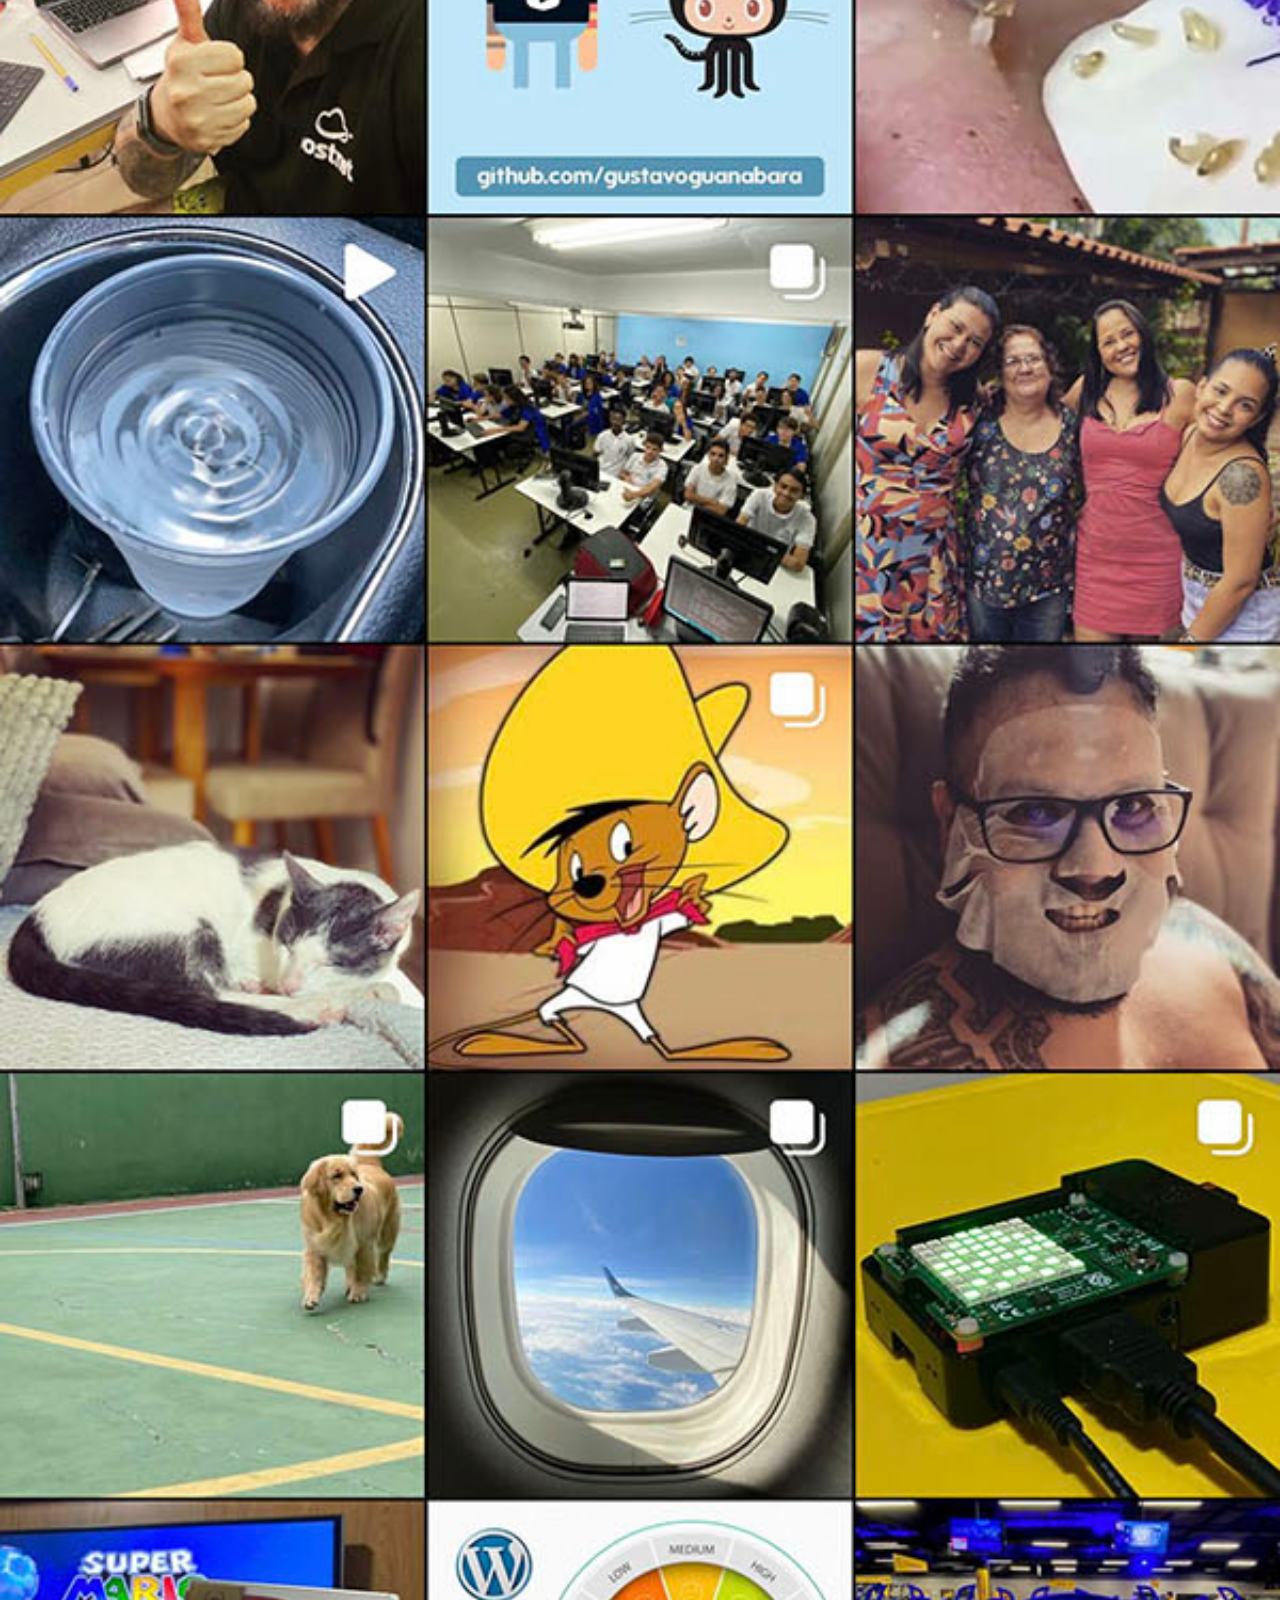
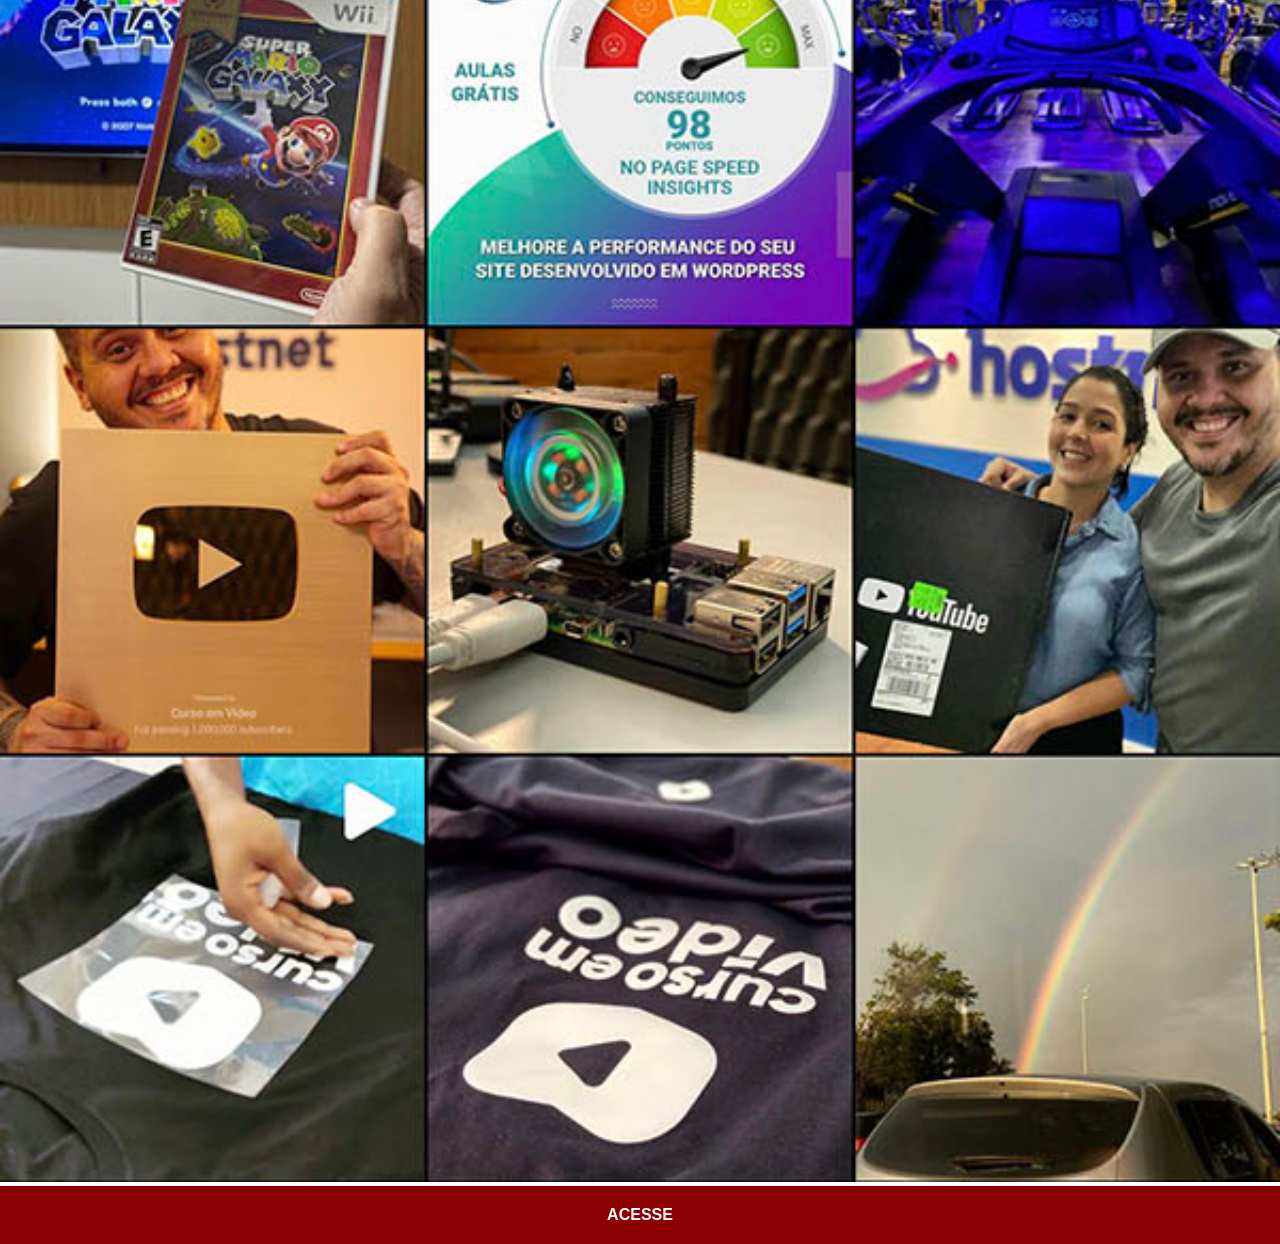
<file: instagram.html>
<!DOCTYPE html>
<html lang="pt-br">
<head>
    <meta charset="UTF-8">
    <meta name="viewport" content="width=device-width, initial-scale=1.0">
    <title>Instagram</title>
    <link rel="stylesheet" href="estilos/social.css">
</head>
<body>
    <img src="imagens/tela-instagram.jpg" alt="Instagram">
    <a href="https://www.instagram.com/gustavoguanabara" target="_blank">ACESSE</a>
</body>
</html>
</file>
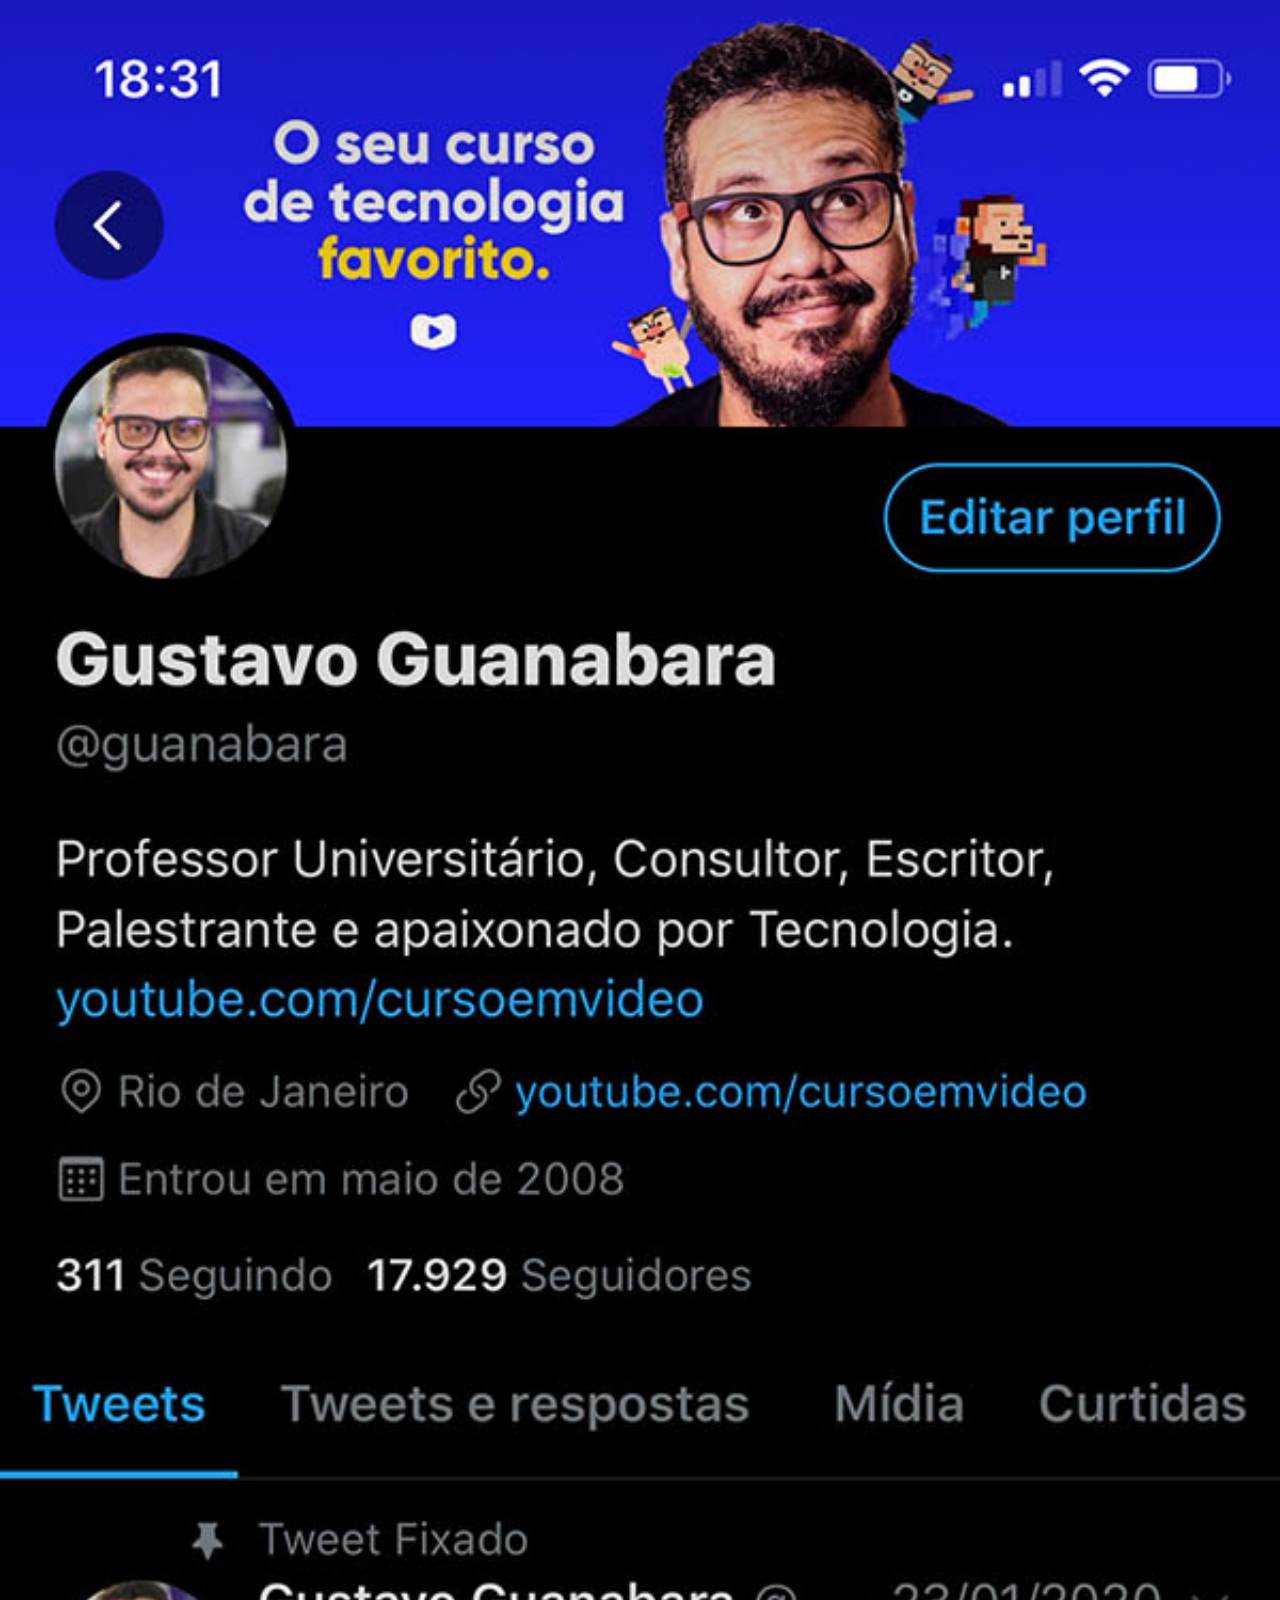
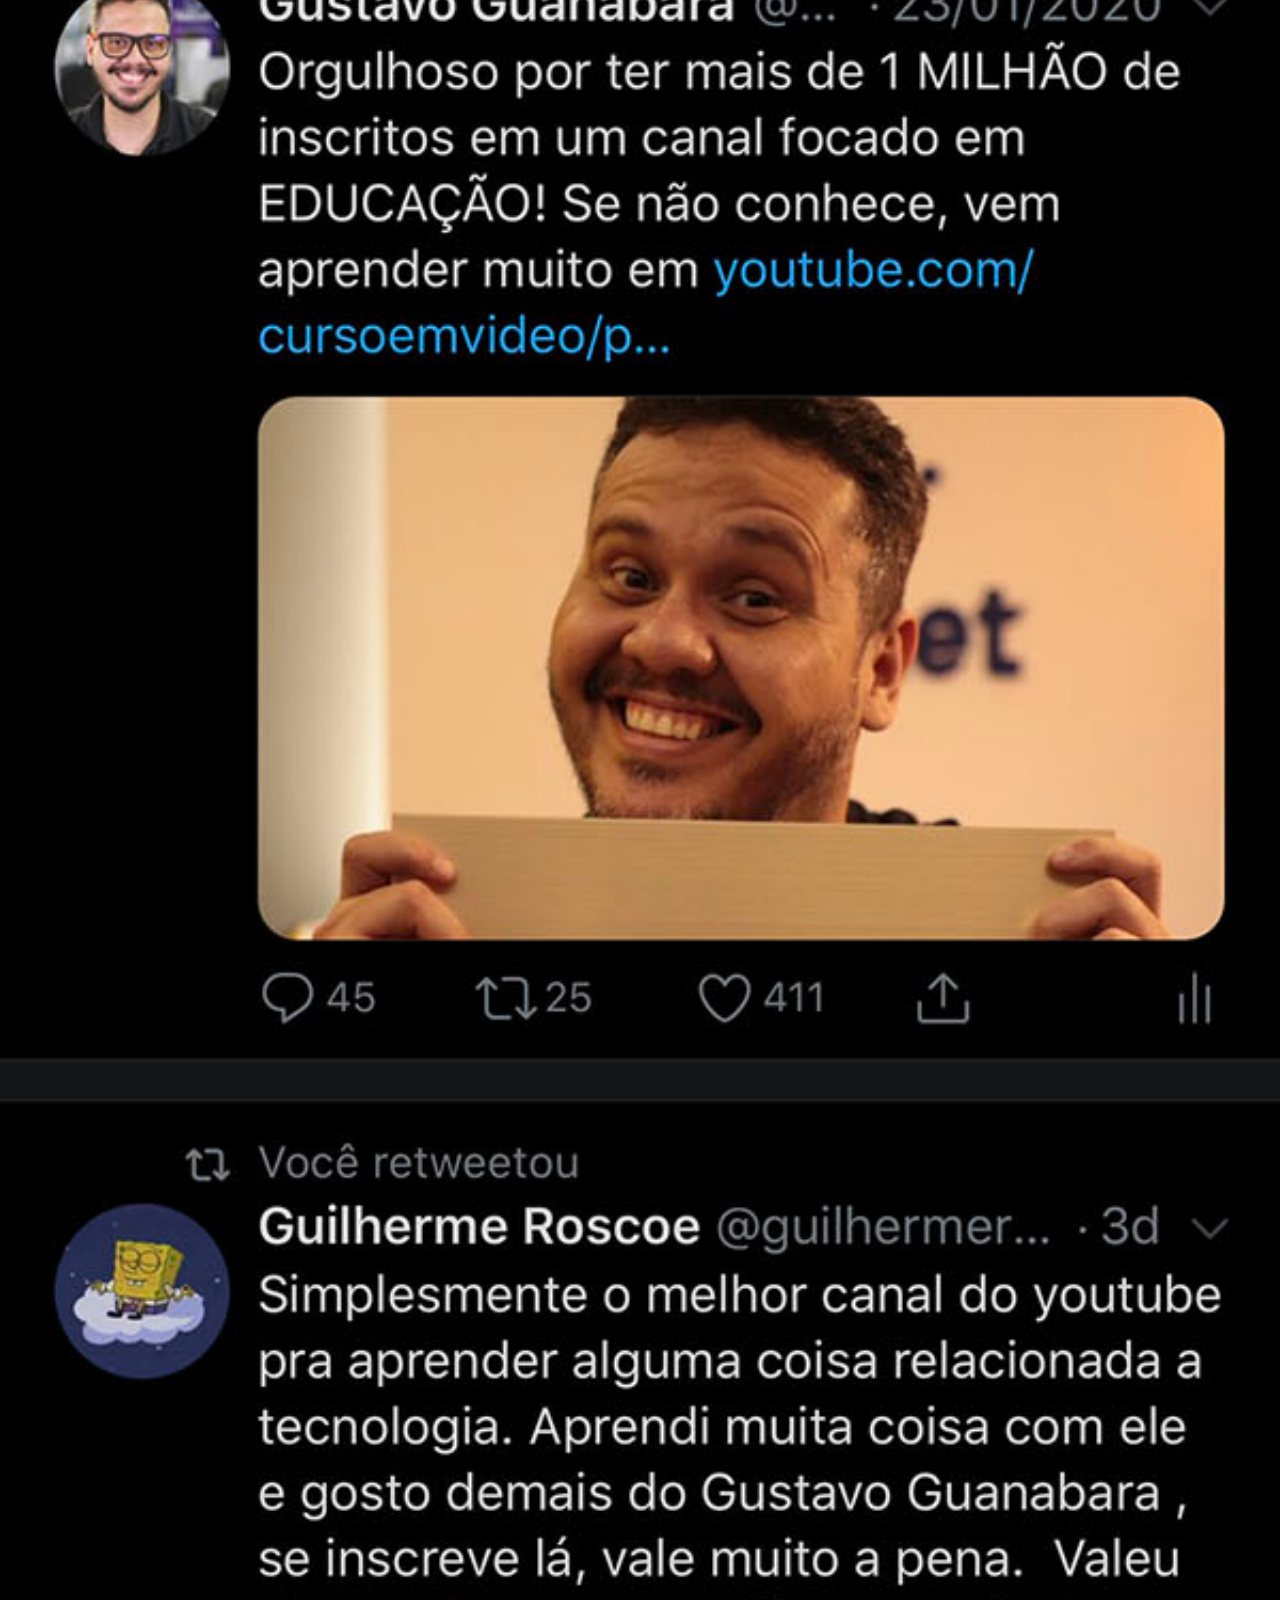
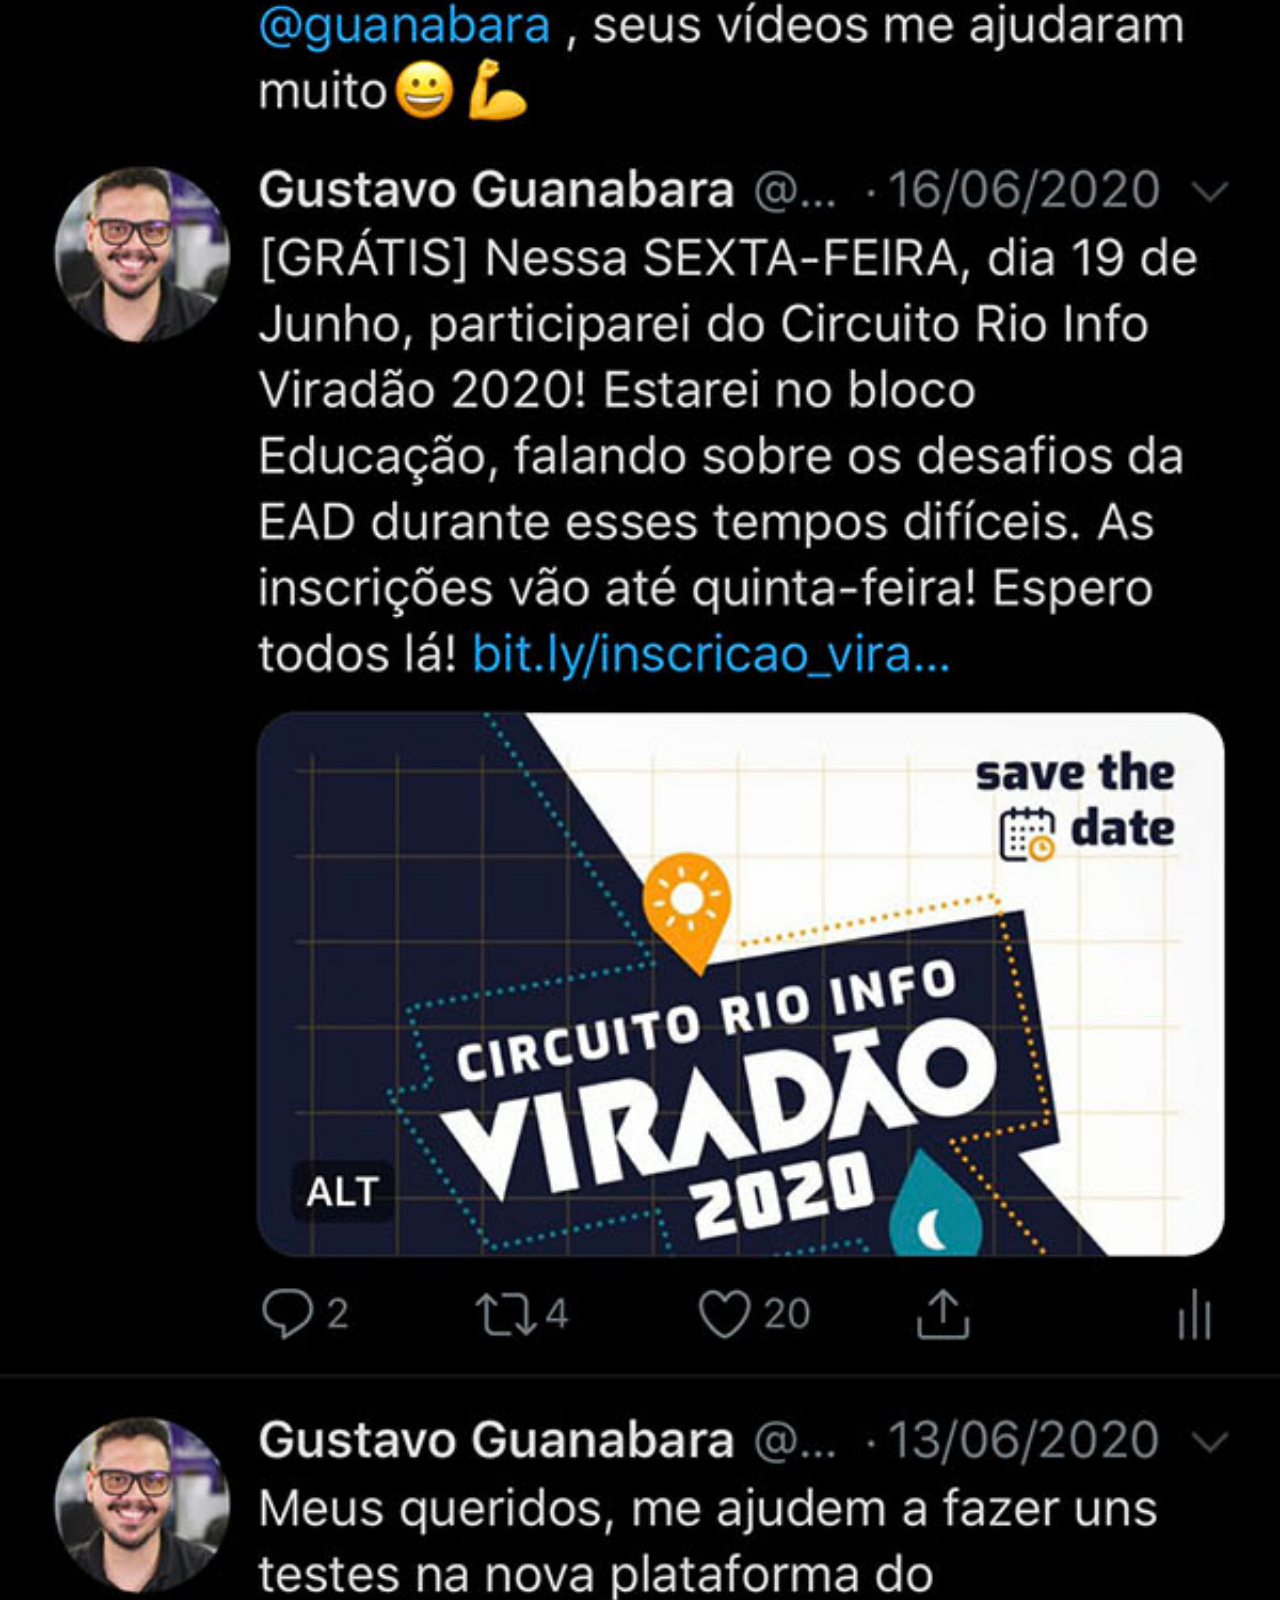
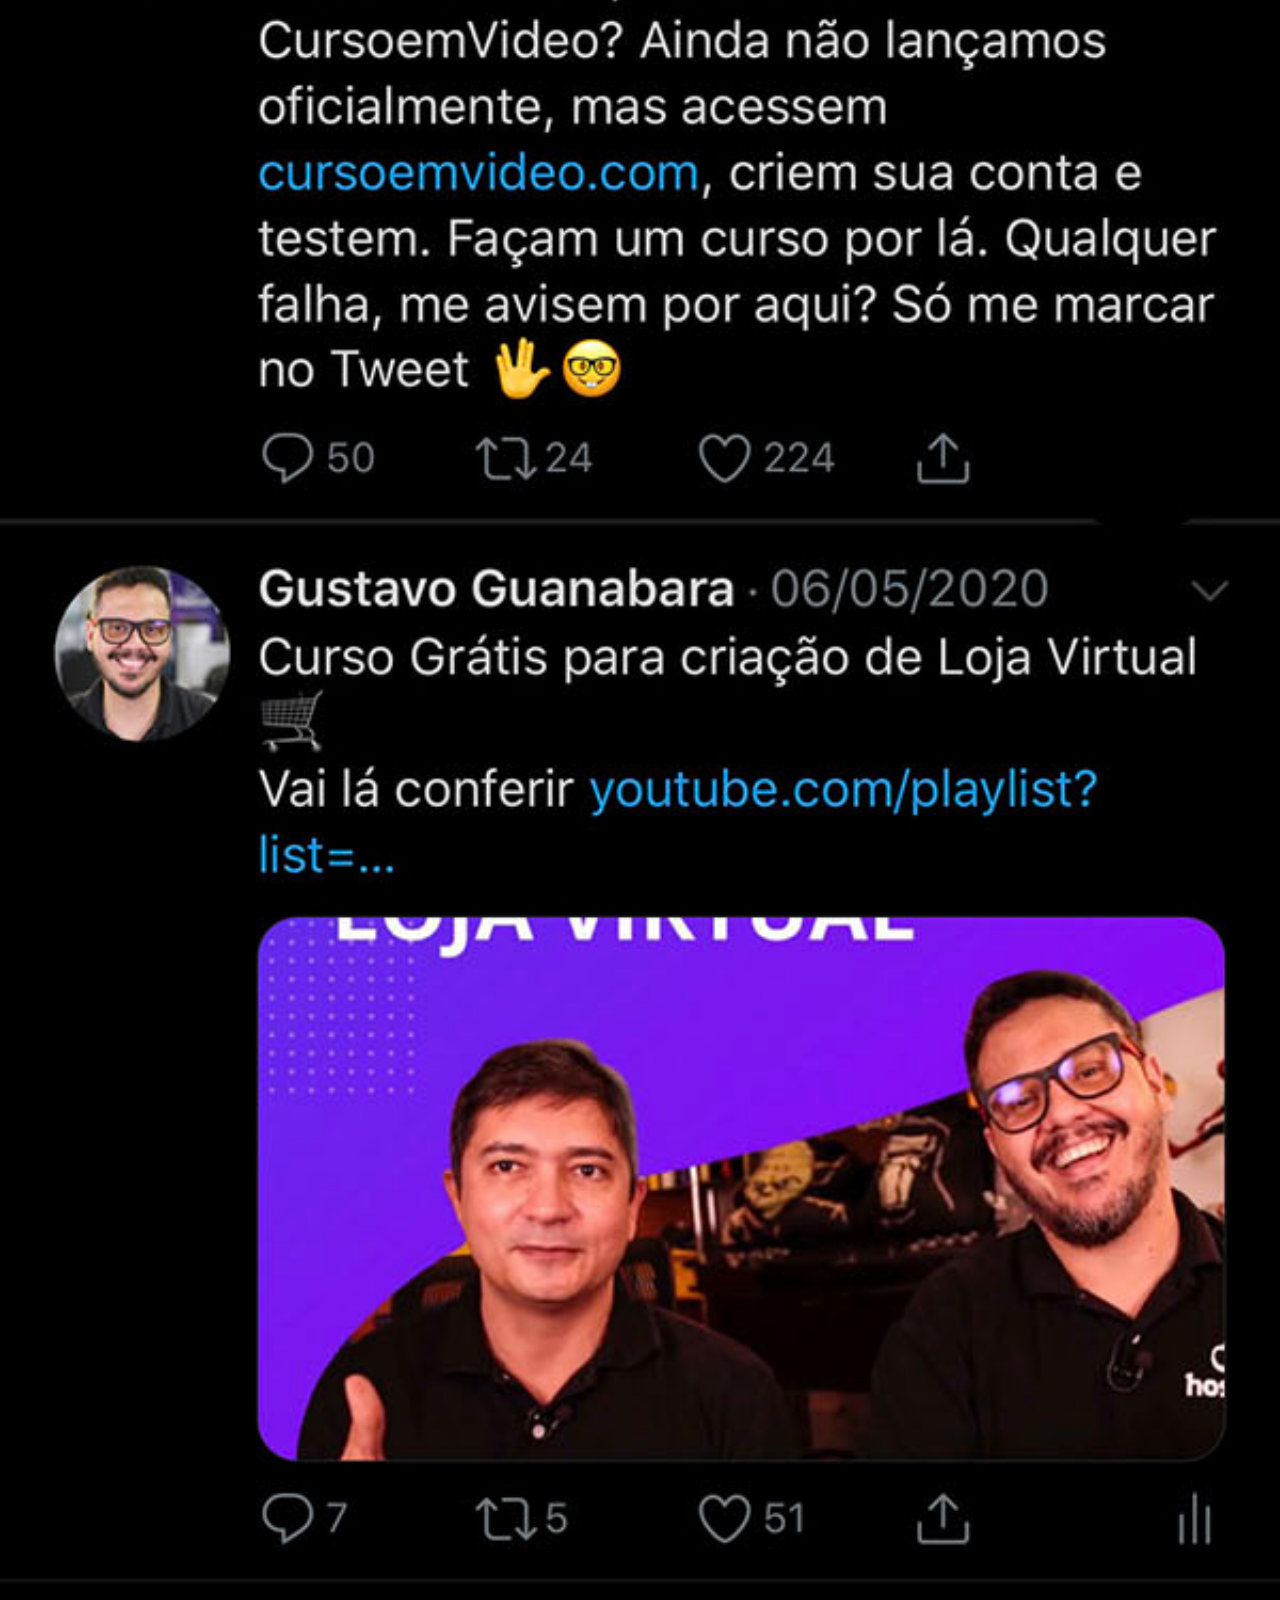
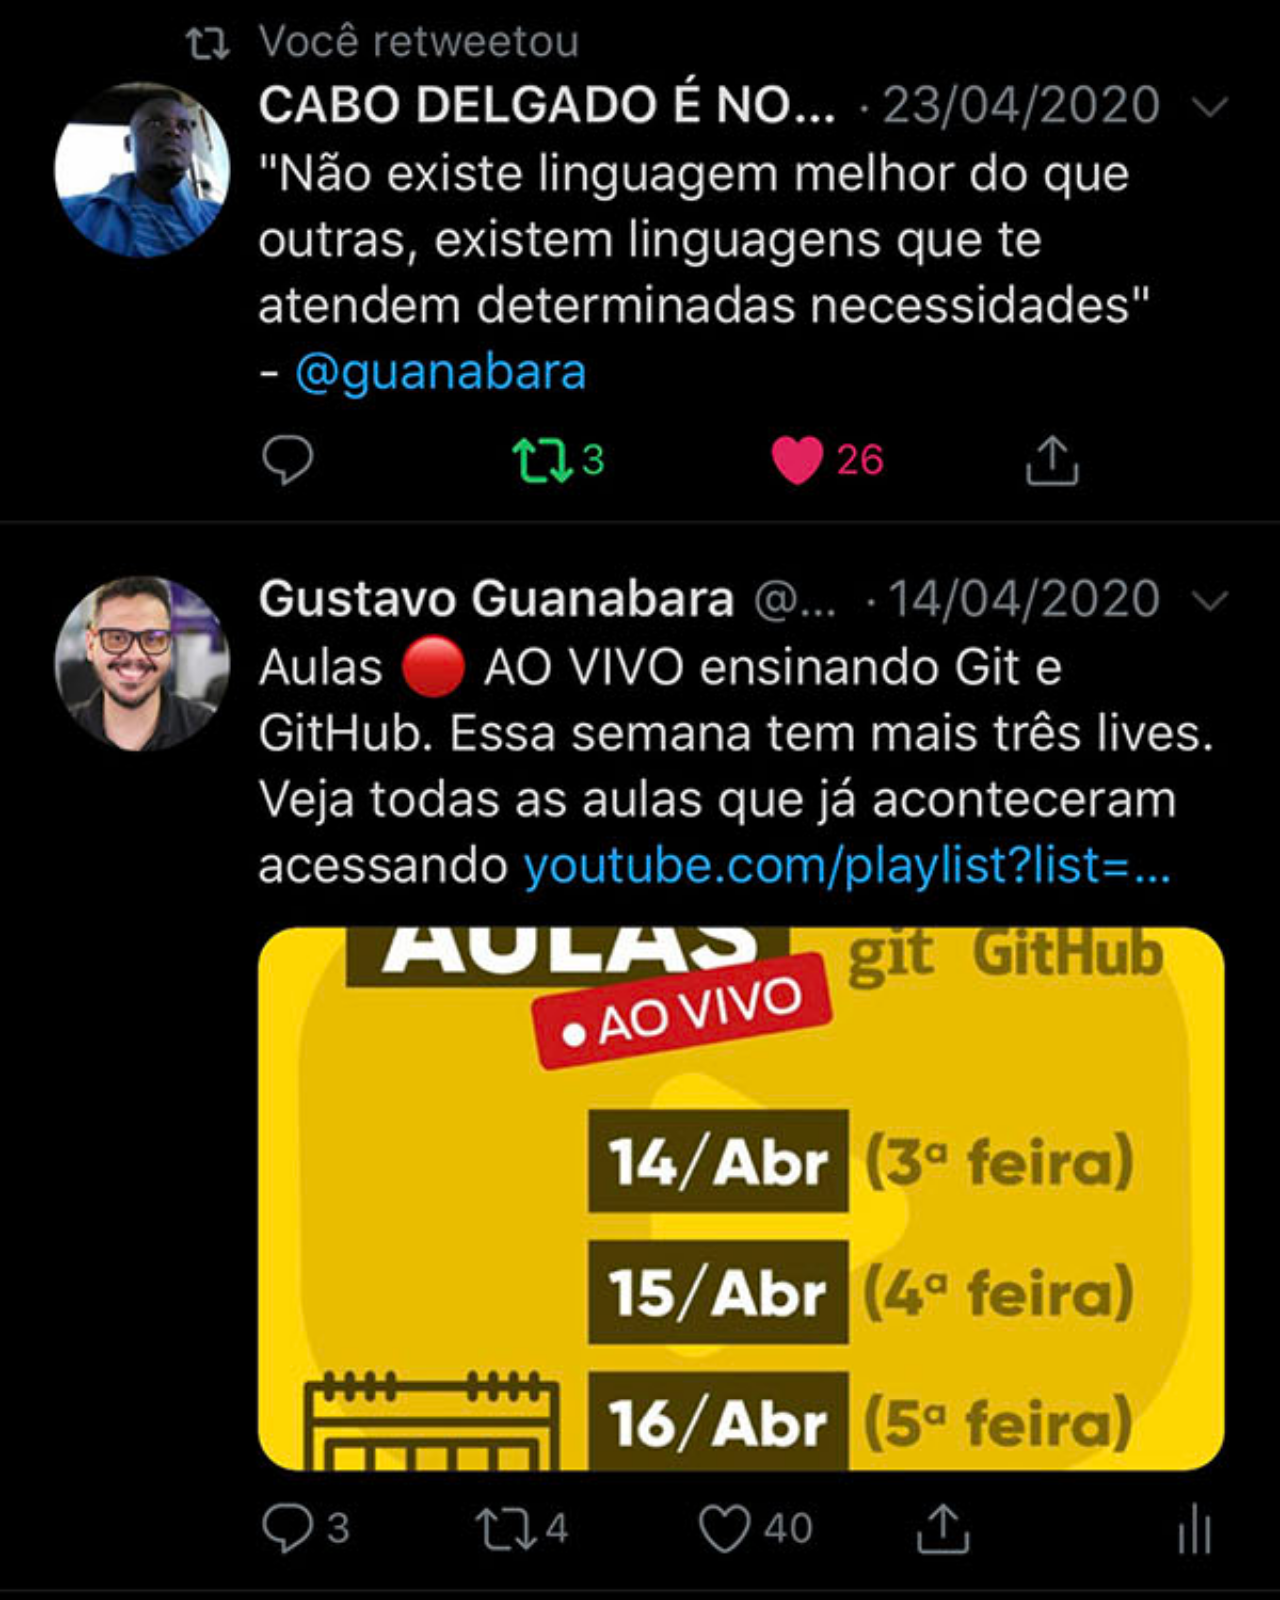
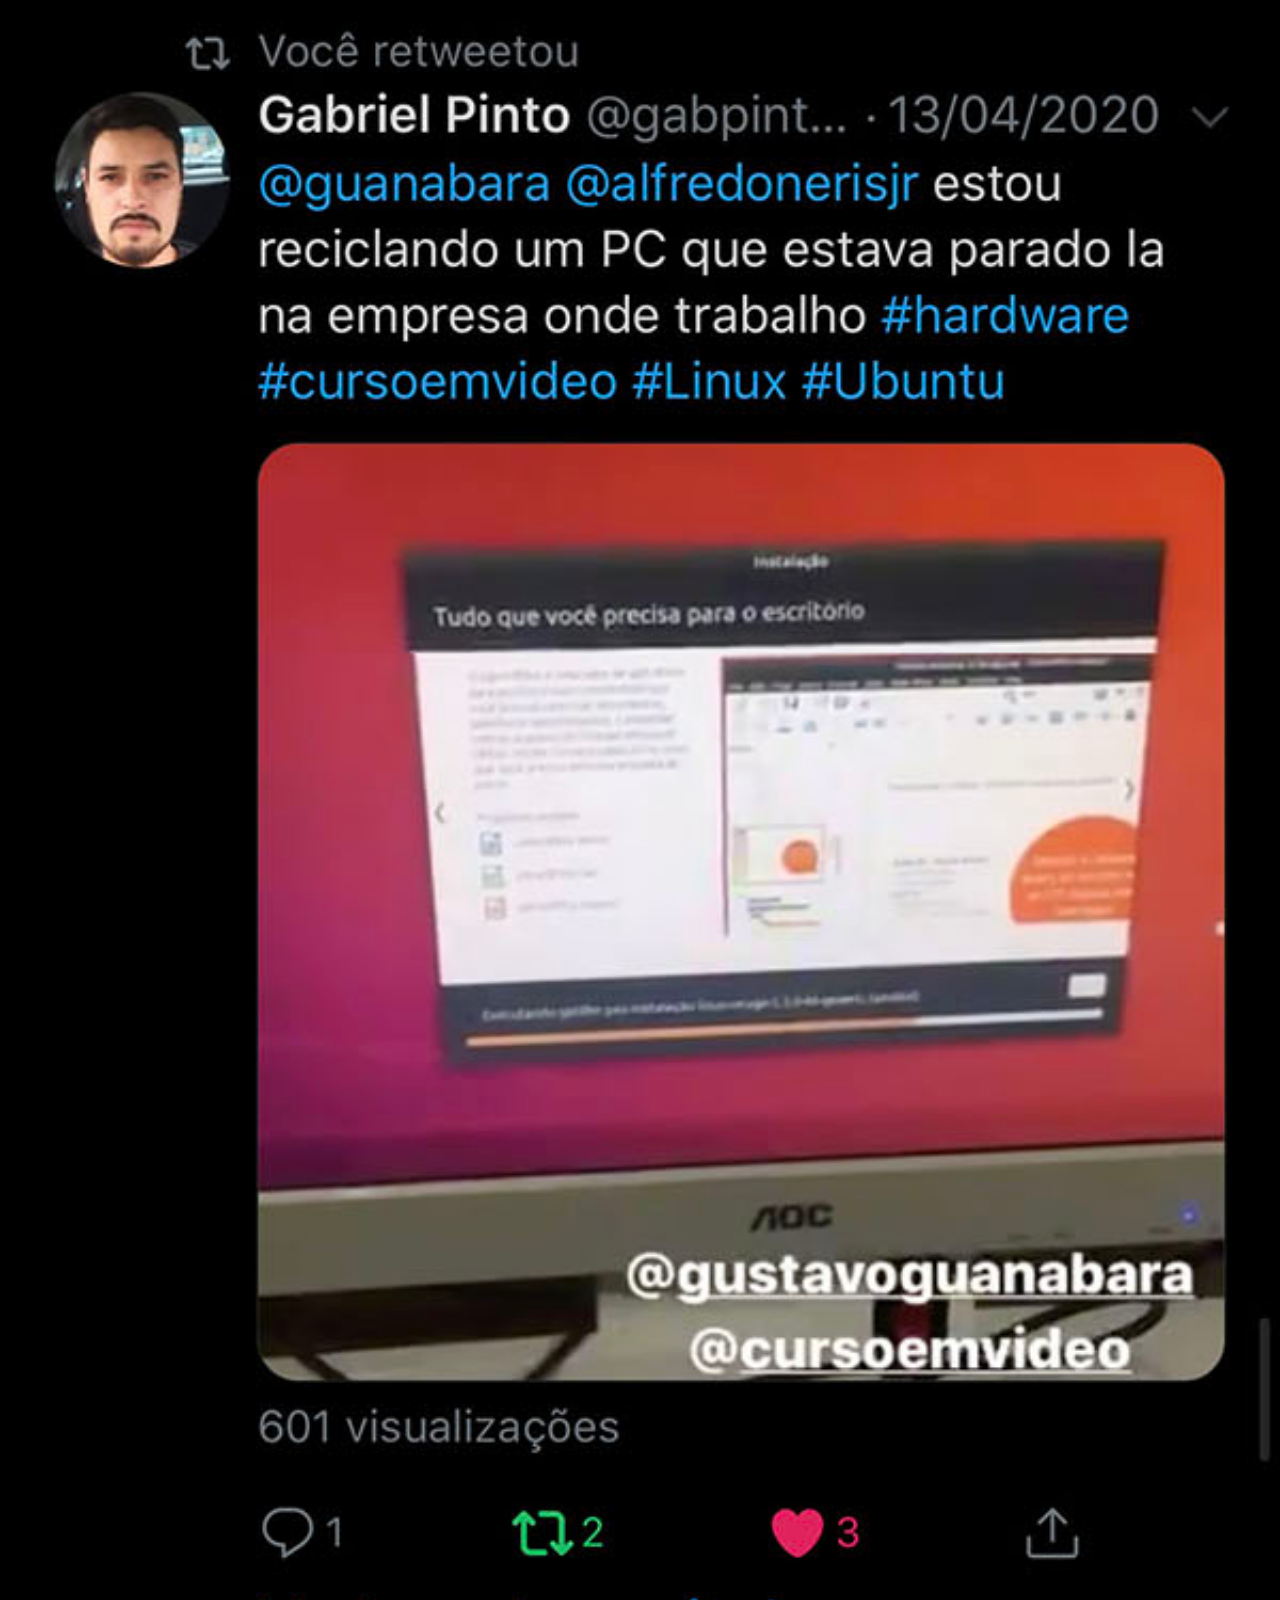
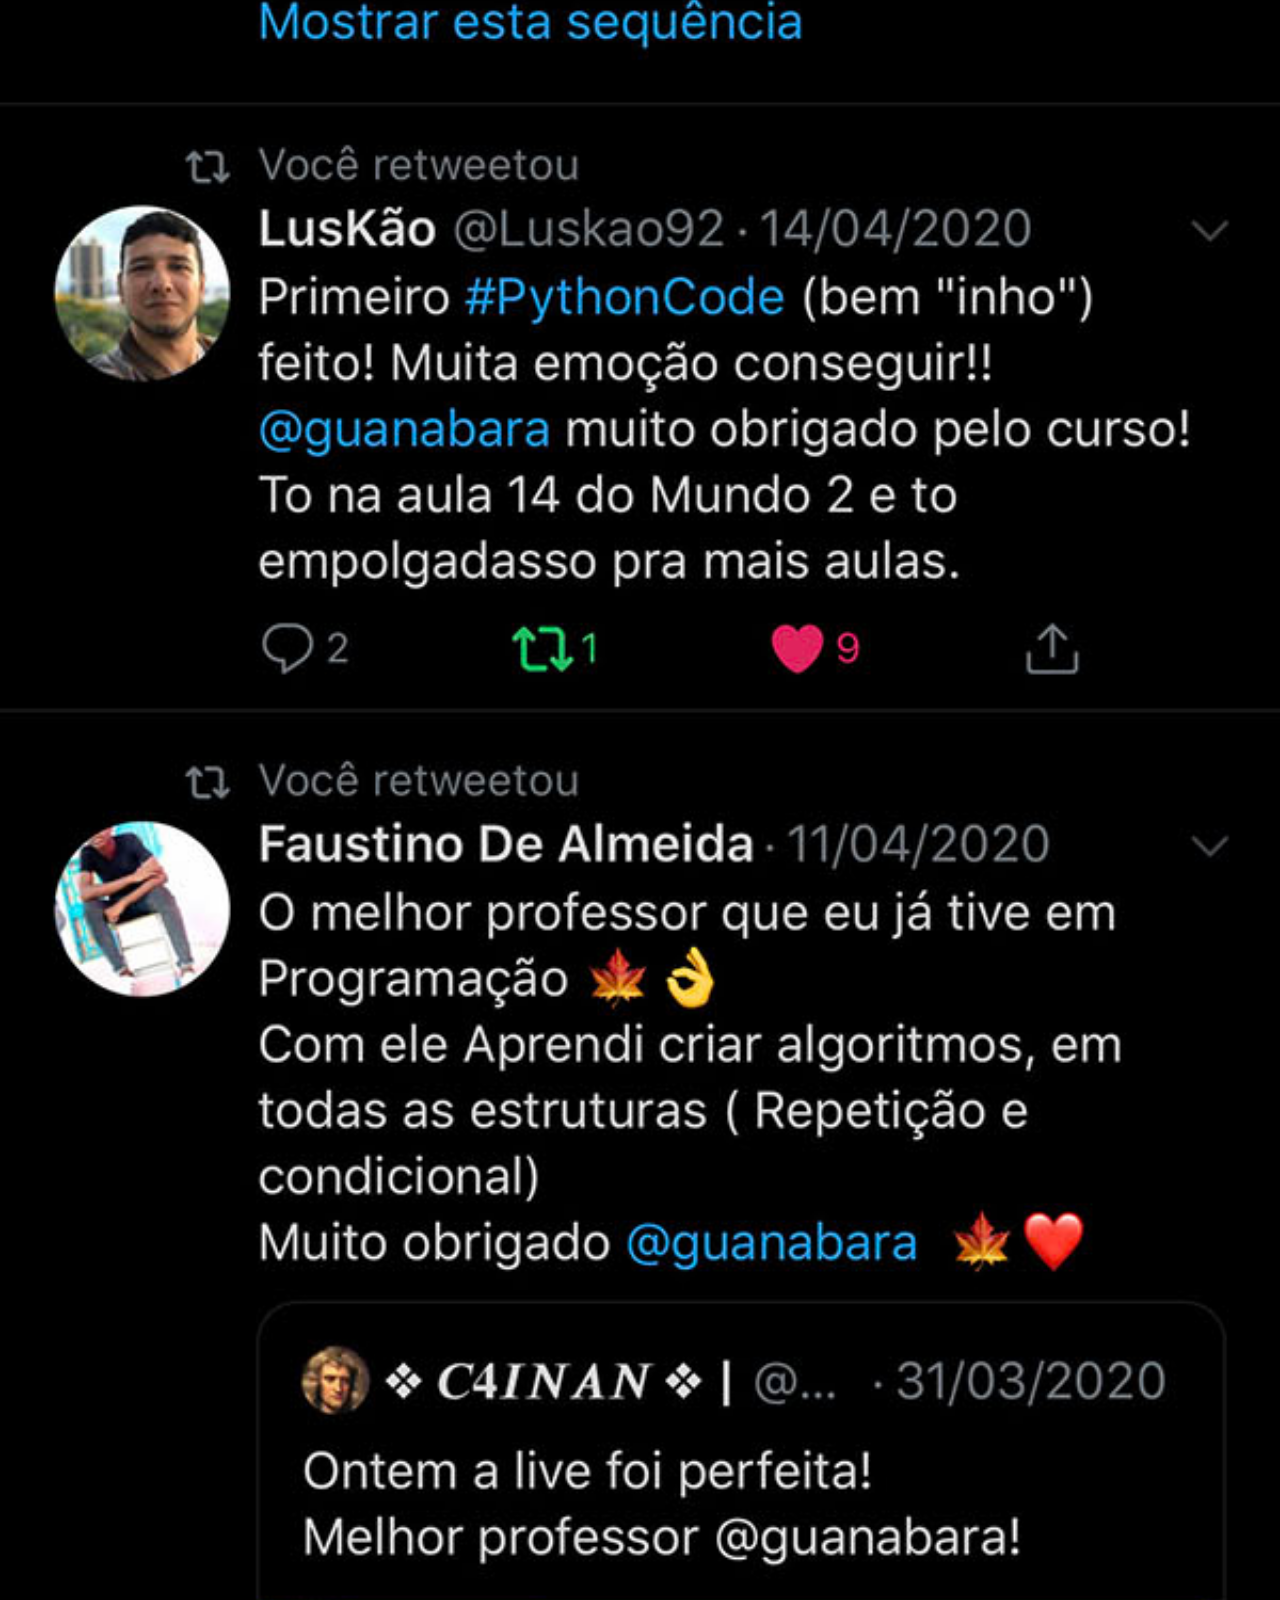
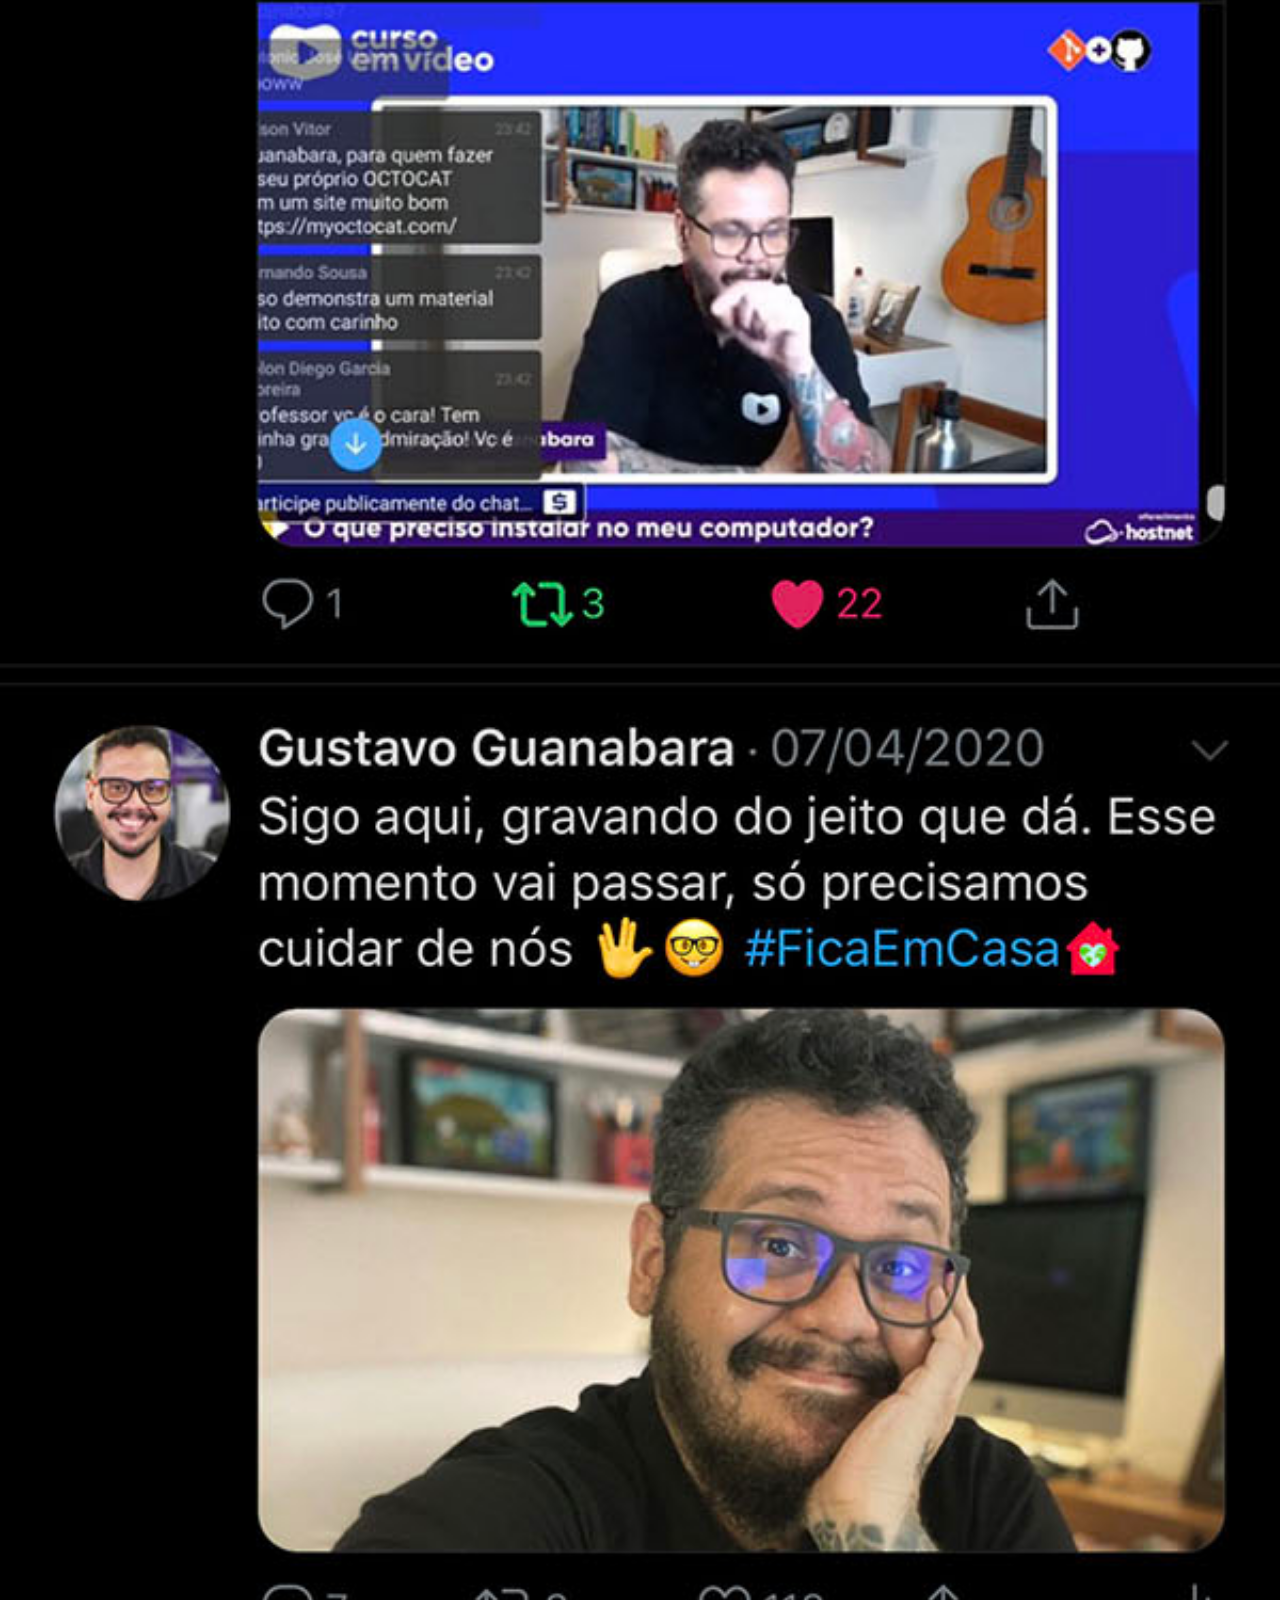
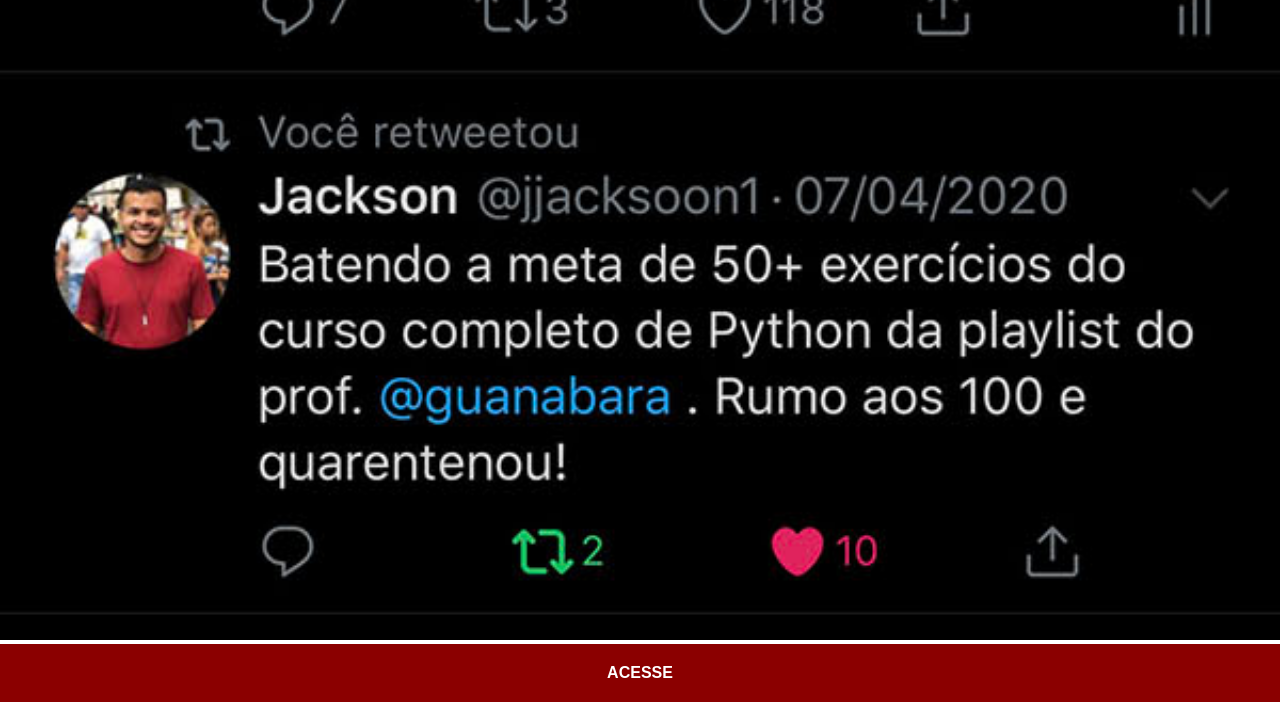
<file: twitter.html>
<!DOCTYPE html>
<html lang="pt-br">
<head>
    <meta charset="UTF-8">
    <meta name="viewport" content="width=device-width, initial-scale=1.0">
    <title>Twitter</title>
    <link rel="stylesheet" href="estilos/social.css">
</head>
<body>
    <img src="imagens/tela-twitter.jpg" alt="Twitter">
    <a href="https://x.com/guanabara" target="_blank">ACESSE</a>
</body>
</html>
</file>
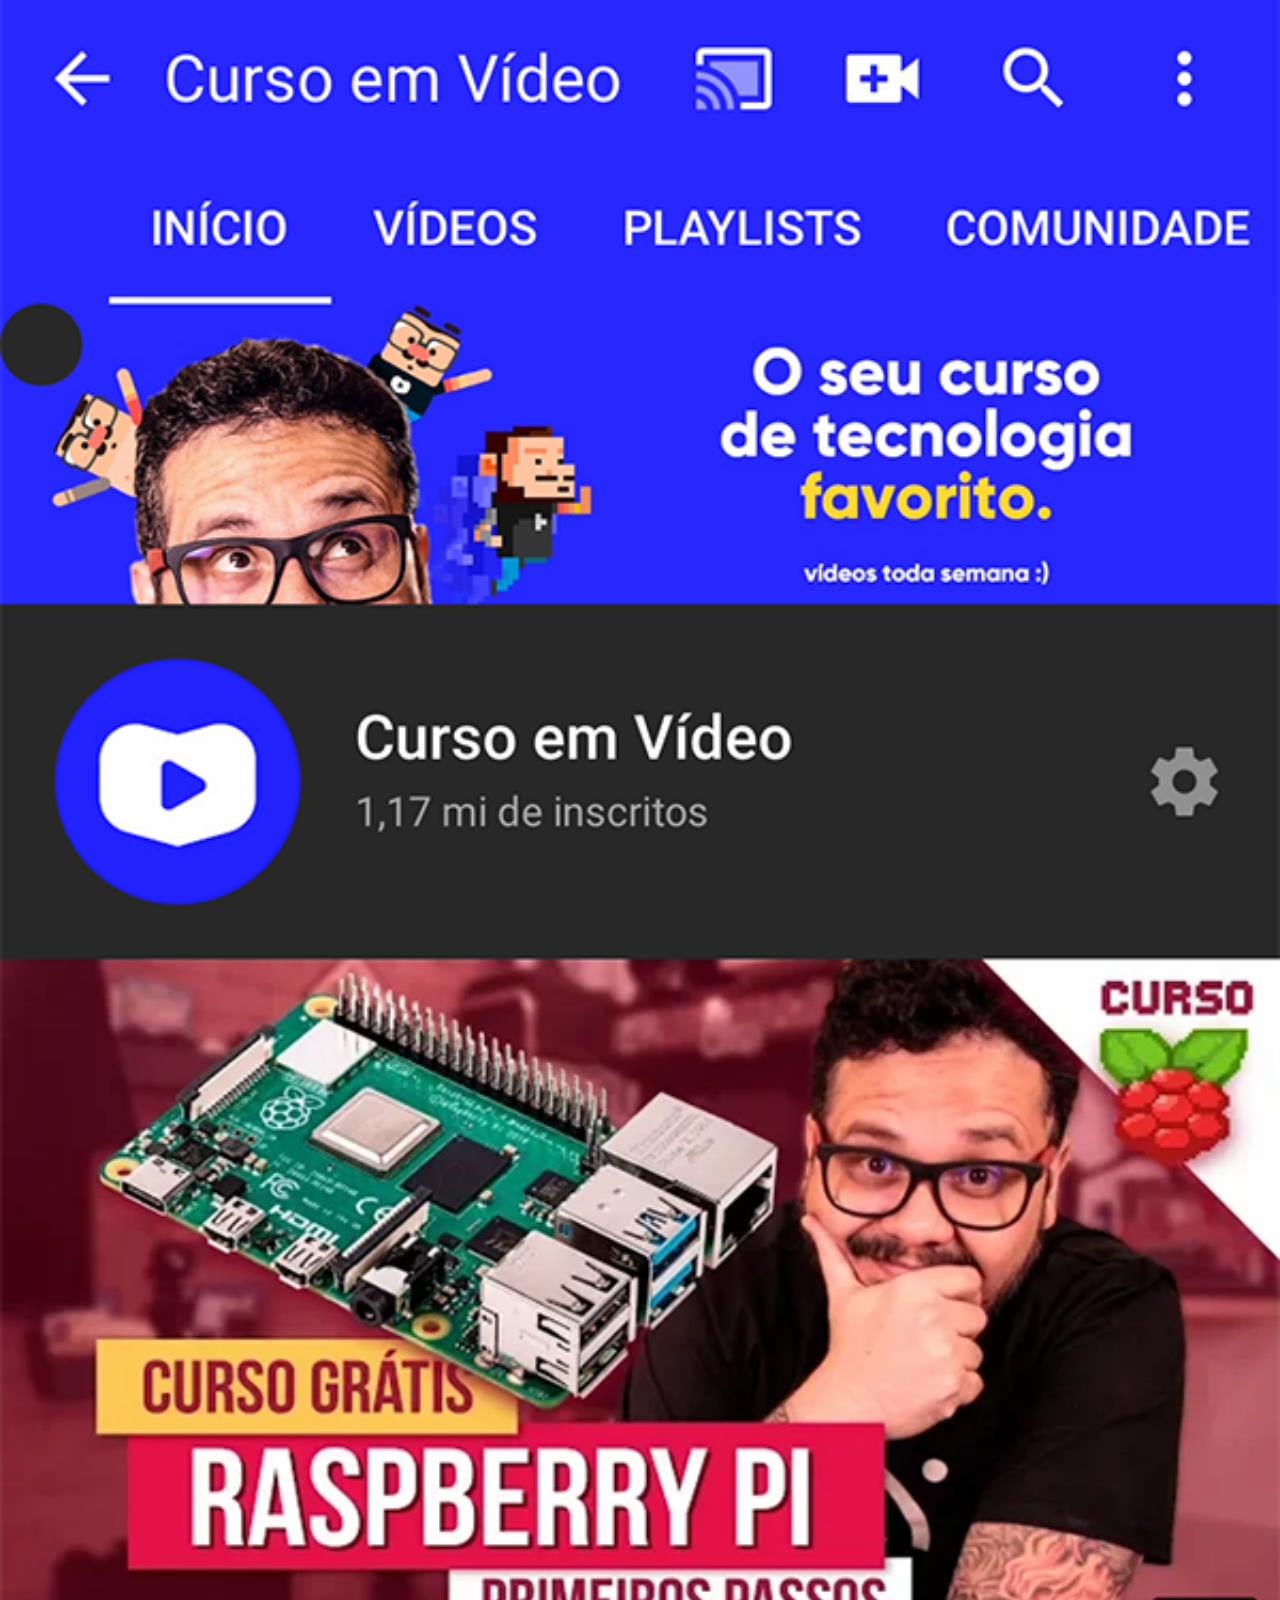
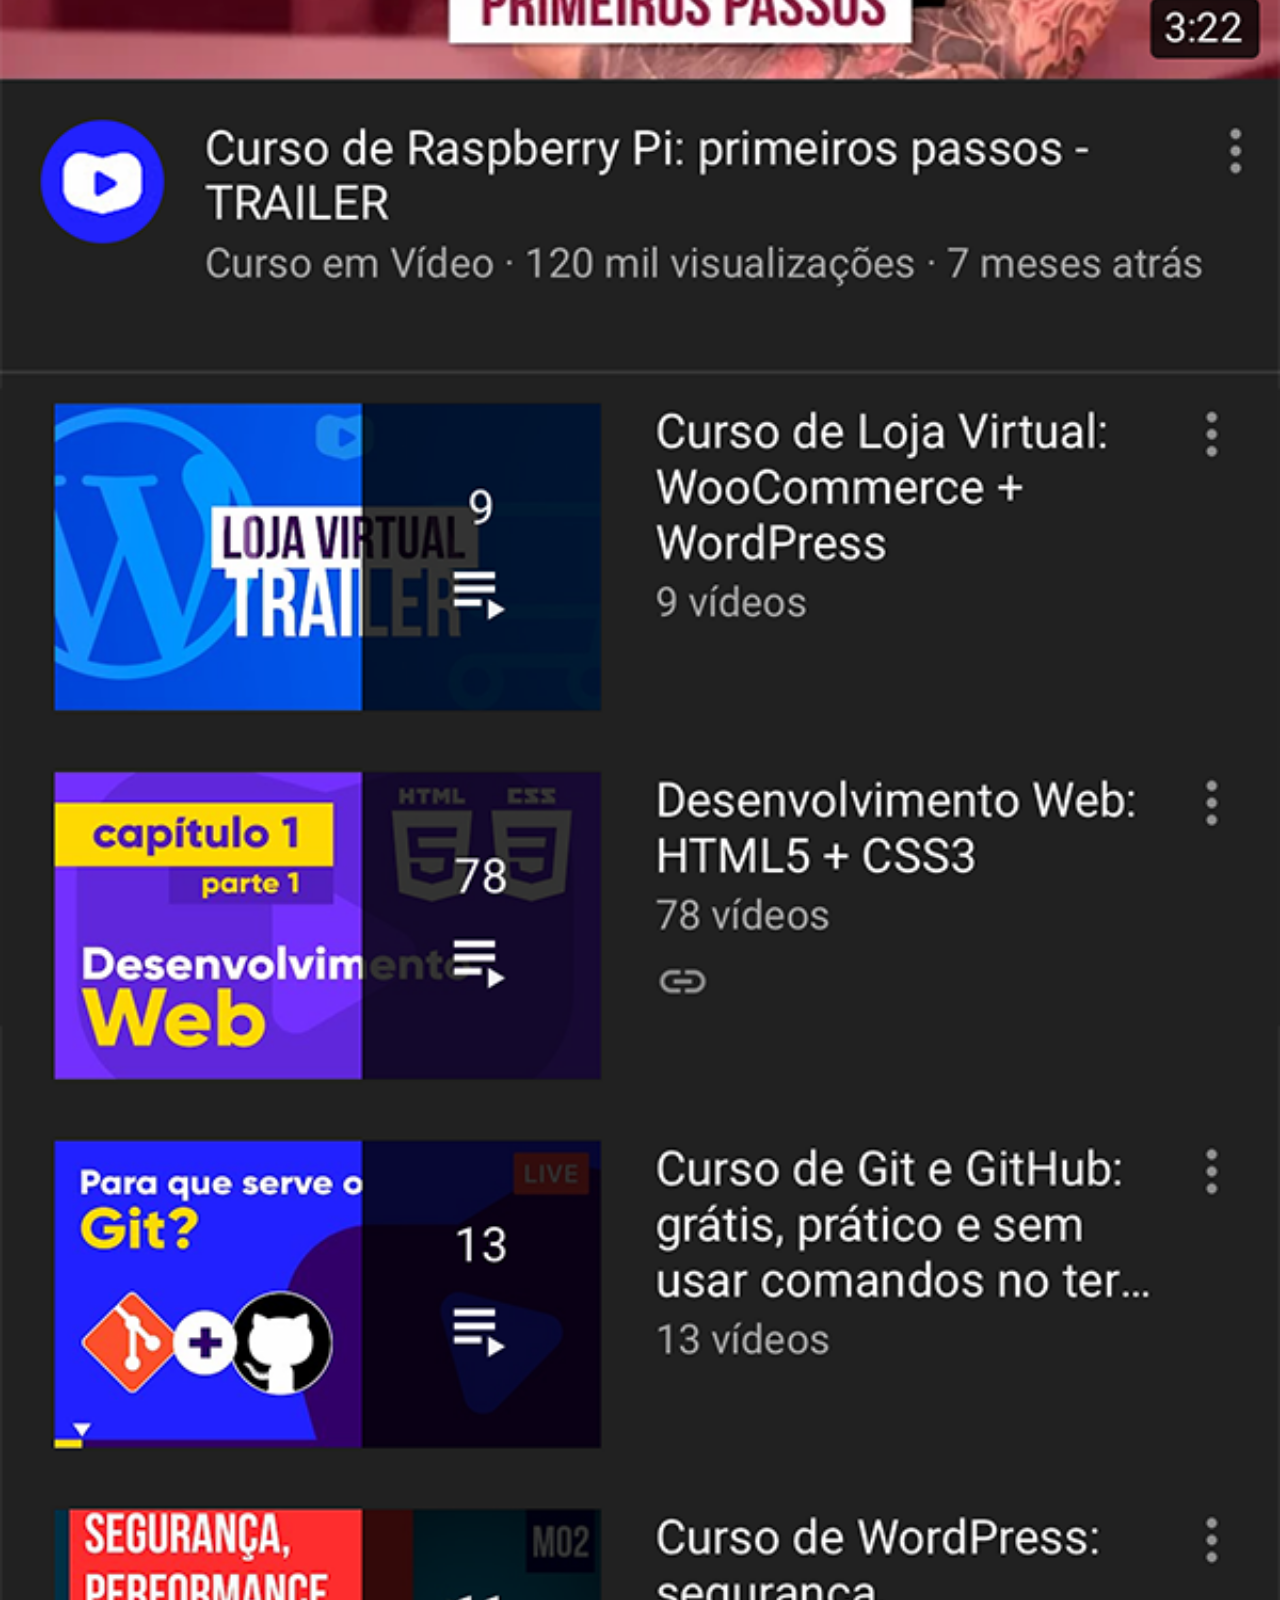
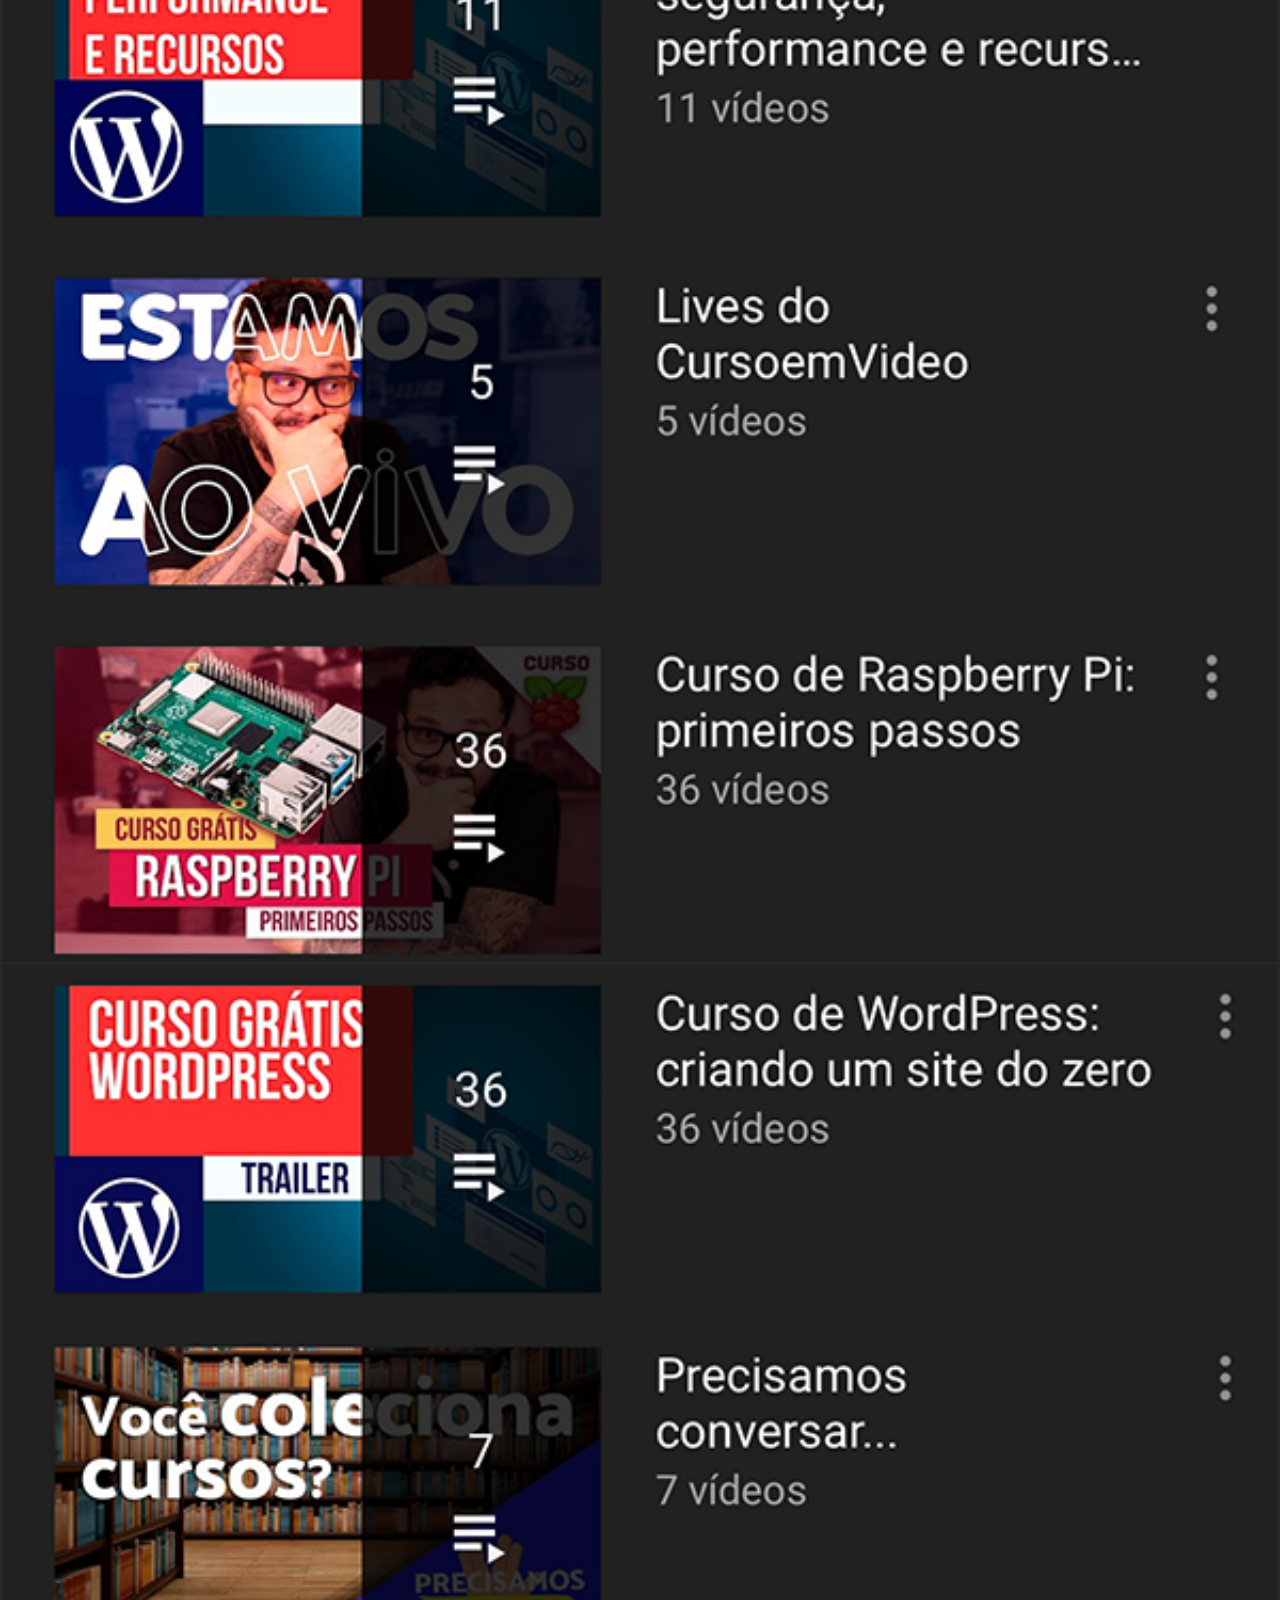
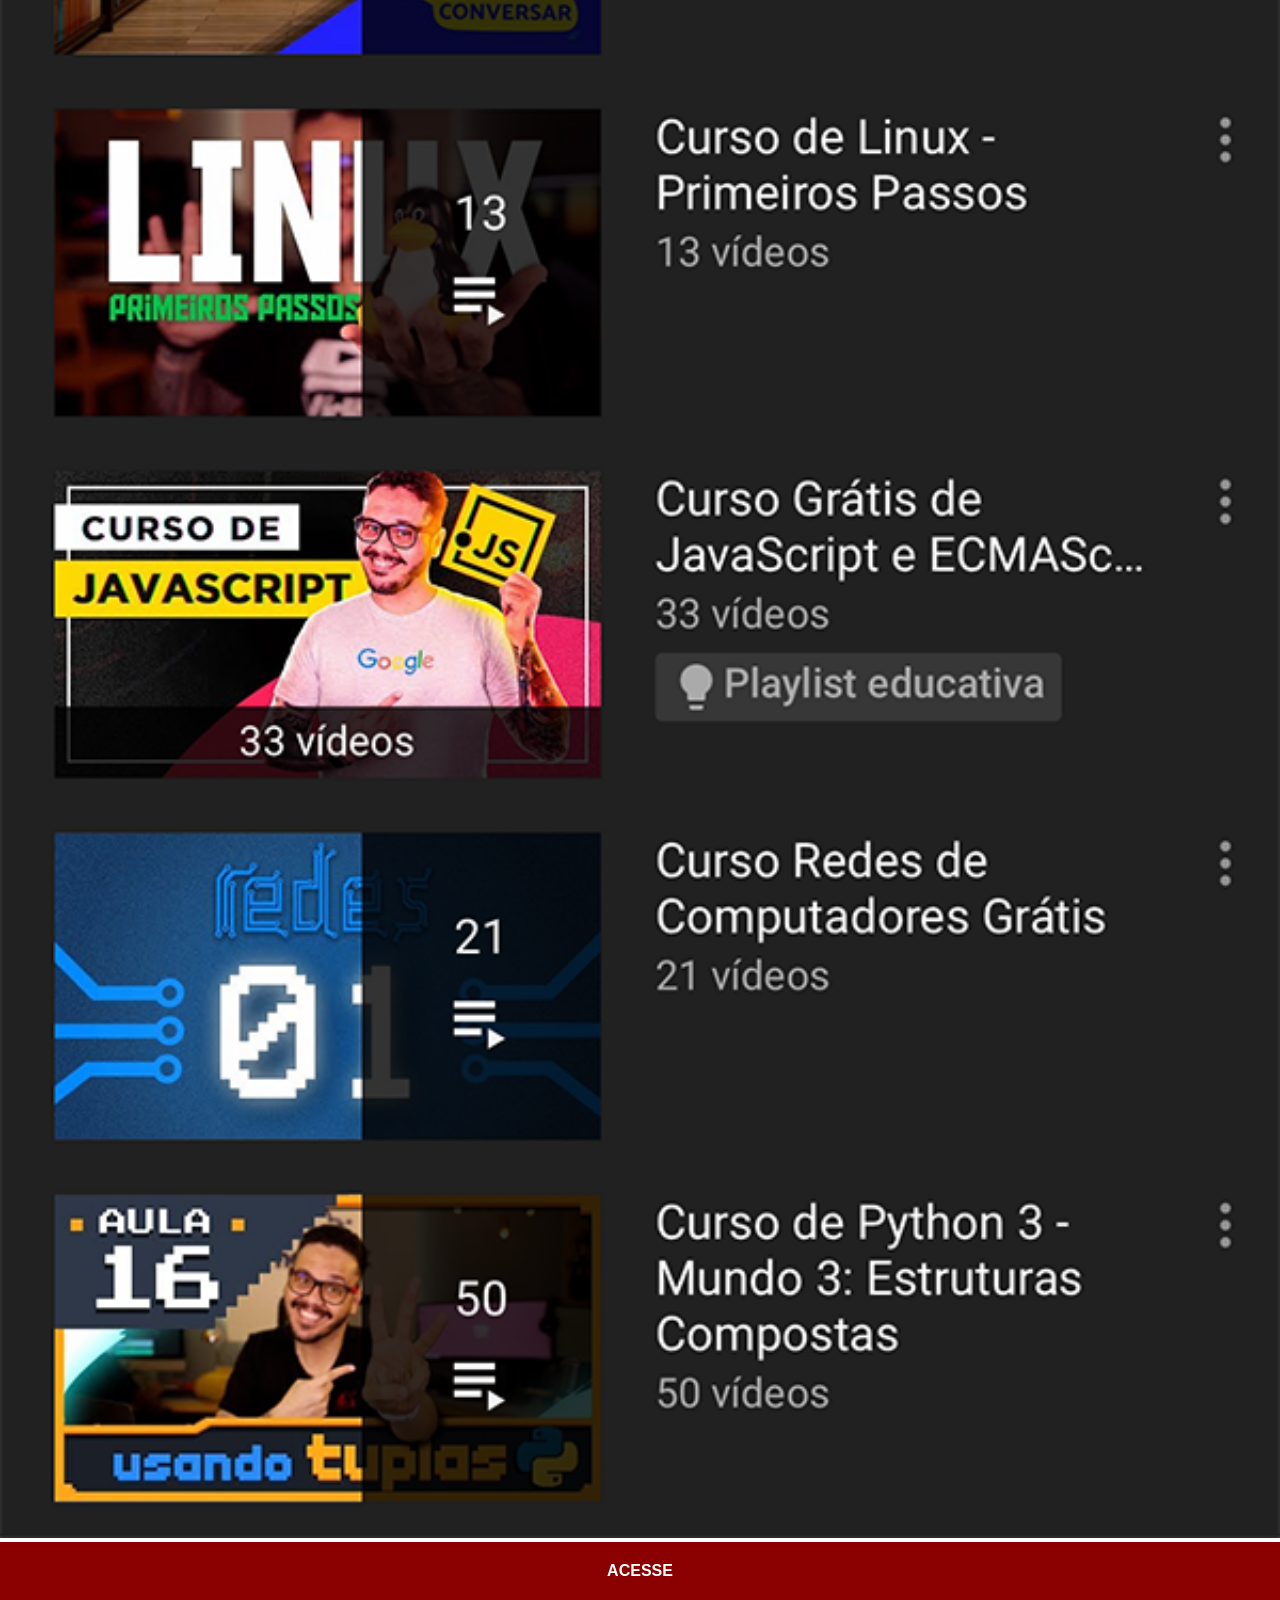
<file: youtube.html>
<!DOCTYPE html>
<html lang="pt-br">
<head>
    <meta charset="UTF-8">
    <meta name="viewport" content="width=device-width, initial-scale=1.0">
    <title>Youtube</title>
    <link rel="stylesheet" href="estilos/social.css">
    
</head>
<body>
    <img src="imagens/tela-youtube.png" alt="Youtube">
    <a href="https://www.youtube.com/@cursoemvideo/playlists" target="_blank">ACESSE</a>
</body>
</html>
</file>
<file: estilos/style.css>
@charset "UTF-8";

* {
    margin: 0px;
    padding: 0px;
    font-family: Arial, Helvetica, sans-serif;
}

html,body {
    height: 100vh;
    width: 100vw;
    background-color: black;
}

body {
    background: url('../imagens/fundo-madeira.jpg') no-repeat top center;
    background-size: cover;
    background-attachment: fixed;
}

main {
    height: 100vh;
    position: relative;
}

section#telefone {
    position: absolute;
    top: 50%;
    left: 50%;
    transform: translate(-50%, -50%);

    height: 627px;
    width: 311px;
    background: url('../imagens/frame-iphone.png') no-repeat;
}

iframe#tela {
    position: relative;
    top: 80px;
    left: 22px;
    width: 267px;
    height: 471px;
}
section#Redes-sociais{
    text-align: right;
}
section#Redes-sociais img {
    width: 50px;
    margin: 10px;
    border-radius: 50%;
    box-shadow: 2px 2px 5px black;
    box-sizing: border-box;

}

section#Redes-sociais img:hover {
    border: 2px solid rgba(255, 255, 255, 0.637);
    transform: translate(-3px,-3px);
    box-shadow: 5px 5px 10px black;
    transition: transform .3s;
}
</file>
<file: estilos/social.css>
@charset "UTF-8";

*{
            margin: 0px;
            padding: 0px;
            font-family: Arial, Helvetica, sans-serif;
        }
        img {
            width: 100vw;
        }

        a {
            display: block;
            background-color: darkred;
            color: white;
            padding: 20px;
            text-align: center;
            font-weight: bolder;
            text-decoration: none;
        }

        a:hover{
            background-color: red;
        }
</file>
